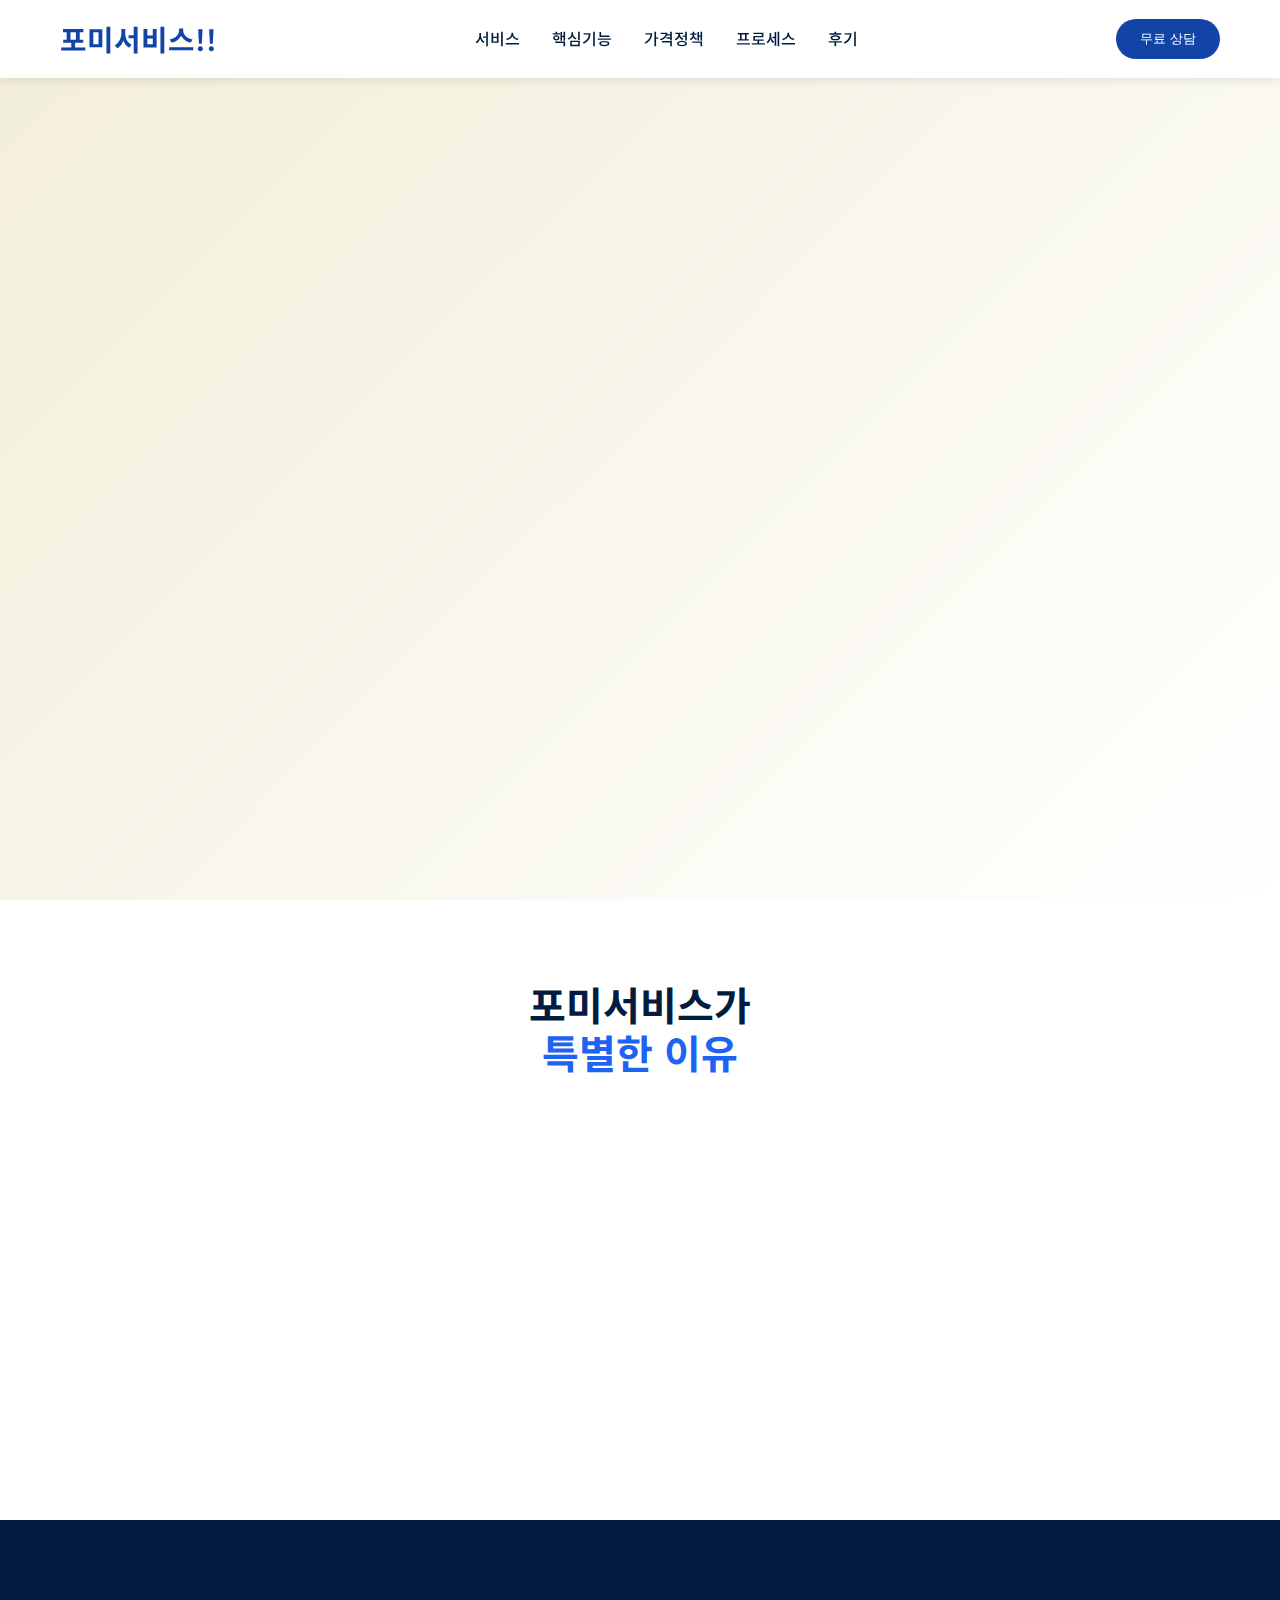
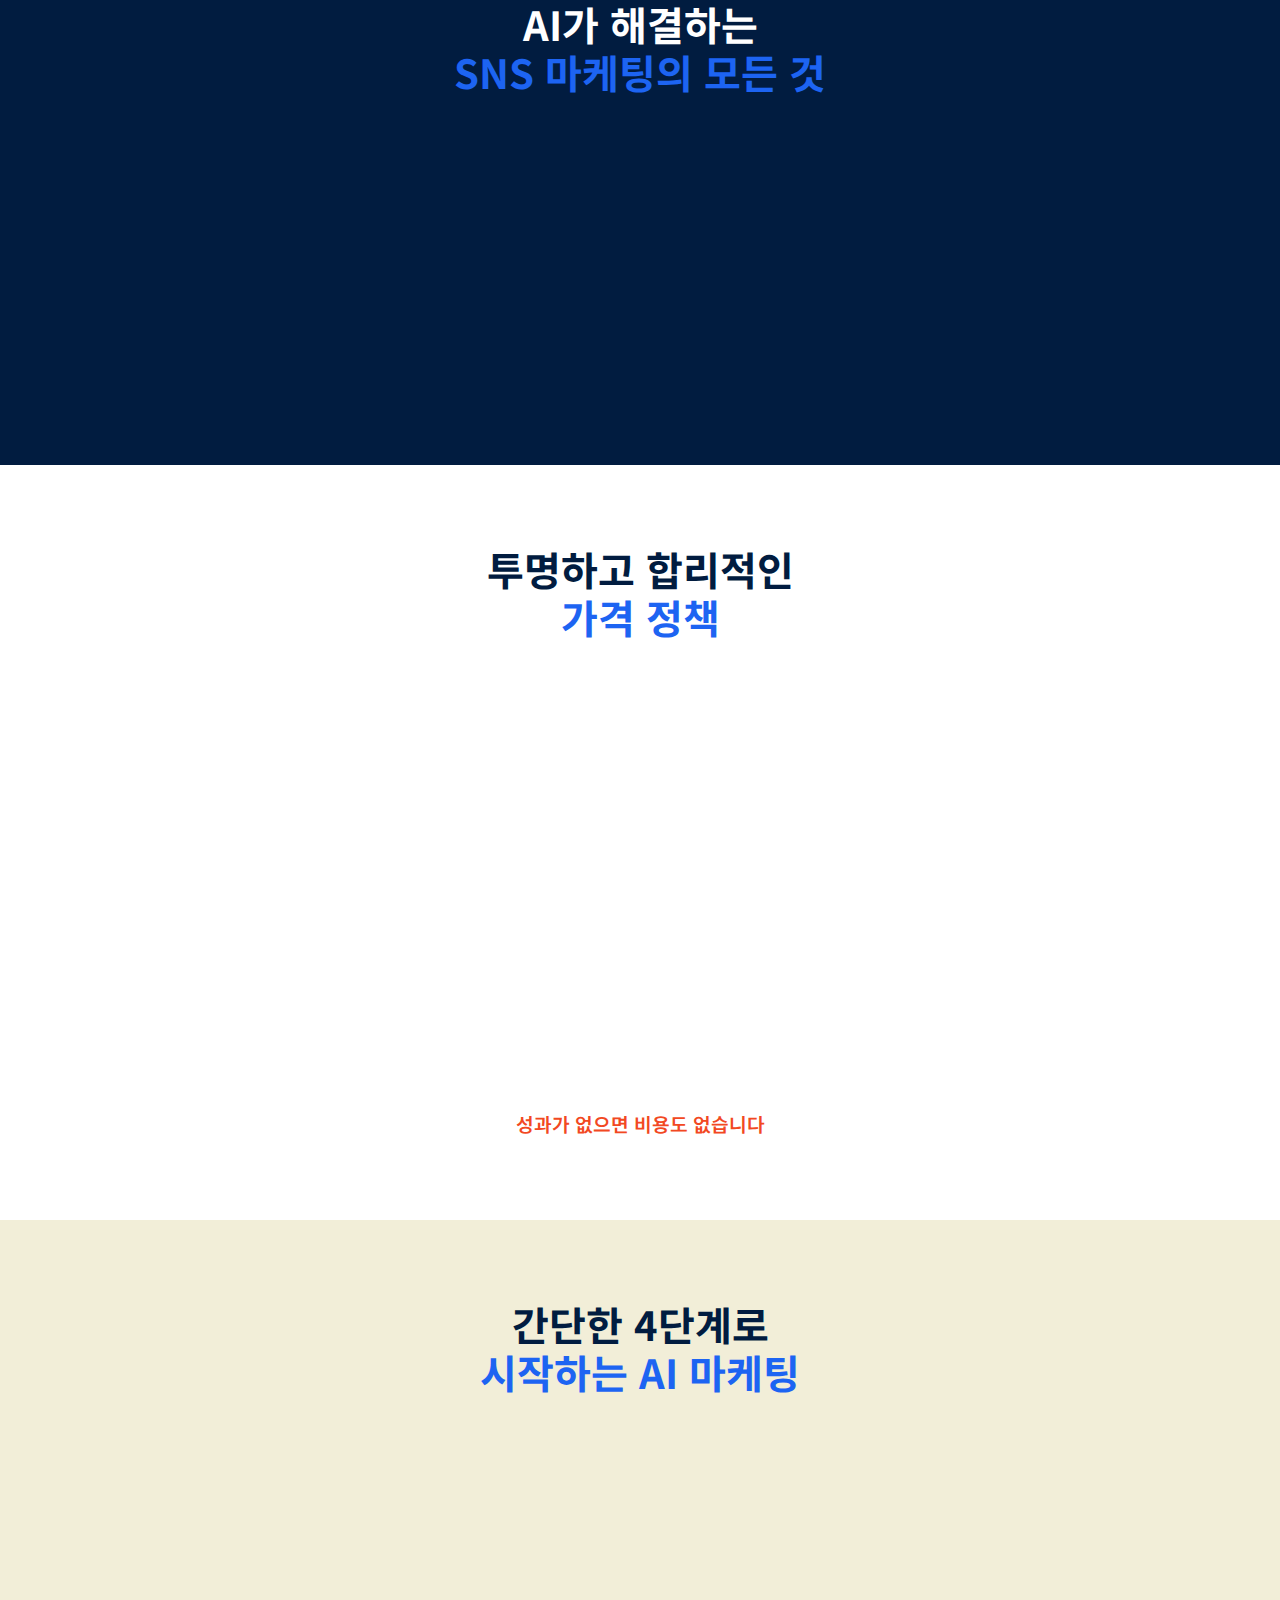
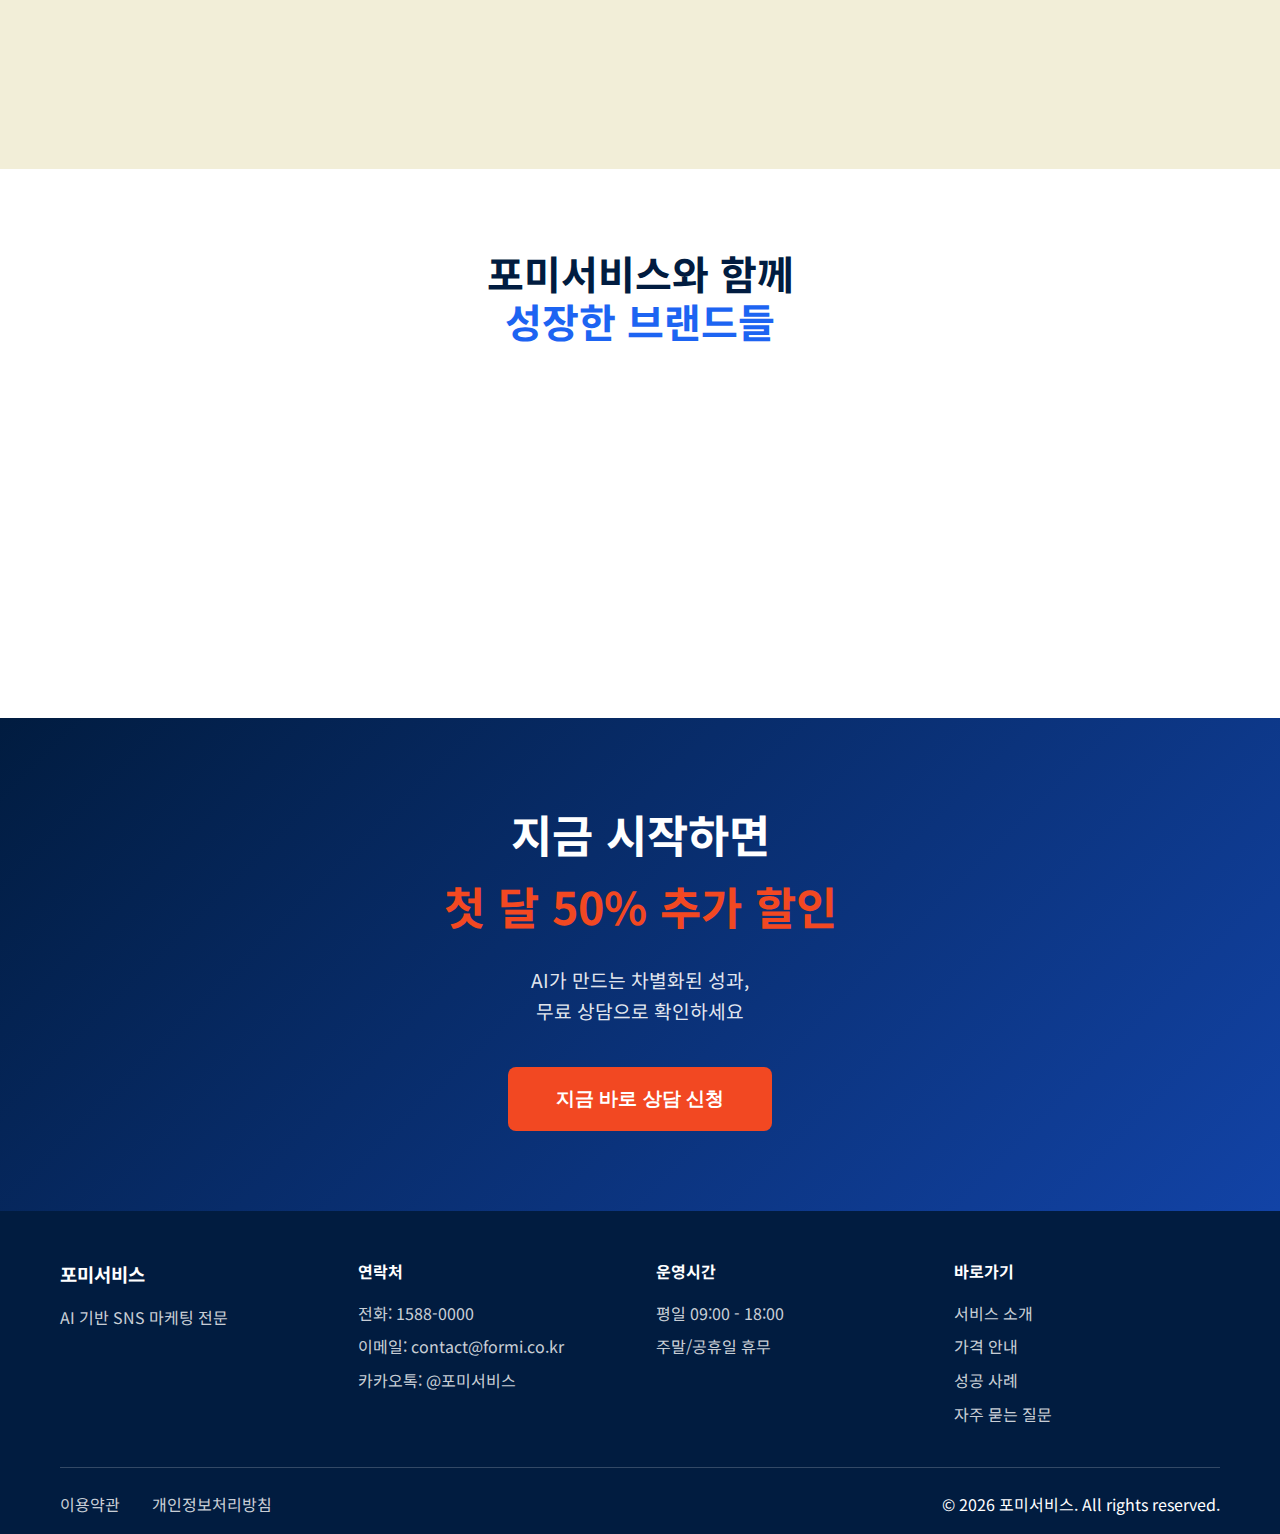
<file: index.html>
<!DOCTYPE html>
<html lang="ko">
<head>
    <meta charset="UTF-8">
    <meta name="viewport" content="width=device-width, initial-scale=1.0">
    <title>포미service- ai가 만드는 SNS 마케팅의 새로운 기준</title>
    <meta name="description" content="기존 대비 50% 비용으로 200% 성과를 경험하세요. AI 기반 SNS 마케팅 전문 서비스">
    <link rel="stylesheet" href="styles.css">
    <link rel="preconnect" href="https://fonts.googleapis.com">
    <link rel="preconnect" href="https://fonts.gstatic.com" crossorigin>
    <link href="https://fonts.googleapis.com/css2?family=Noto+Sans+KR:wght@300;400;500;700;900&display=swap" rel="stylesheet">
</head>
<body>
    <!-- 헤더/네비게이션 -->
    <header class="header">
        <nav class="nav">
            <div class="nav-container">
                <div class="nav-logo">
                    <span class="logo-text">포미서비스!!</span>
                </div>
                <ul class="nav-menu">
                    <li><a href="#service">서비스</a></li>
                    <li><a href="#features">핵심기능</a></li>
                    <li><a href="#pricing">가격정책</a></li>
                    <li><a href="#process">프로세스</a></li>
                    <li><a href="#testimonial">후기</a></li>
                </ul>
                                    <button class="nav-cta-btn" onclick="showContactPopup(event)">무료 상담</button>
                <button class="mobile-menu-toggle">☰</button>
            </div>
        </nav>
    </header>

    <main>
        <!-- 히어로 섹션 -->
        <section id="hero" class="hero">
            <div class="container">
                <div class="hero-content-center">
                    <h1 class="hero-title fade-in">
                        AI가 만드는<br>
                        <span class="highlight">SNS 마케팅의 새로운 기준</span>
                    </h1>
                    <p class="hero-subtitle fade-in-delay">
                        기존 대비 50% 비용으로<br>
                        200% 성과를 경험하세요
                    </p>
                    <div class="hero-cta fade-in-delay-2">
                        <button class="btn btn-primary" onclick="showContactPopup(event)">무료 상담 신청하기</button>
                    </div>
                </div>
            </div>
        </section>

        <!-- 서비스 소개 섹션 -->
        <section id="service" class="service-intro">
            <div class="container">
                <h2 class="section-title">
                    포미서비스가<br>
                    <span class="highlight">특별한 이유</span>
                </h2>
                <div class="service-cards">
                    <div class="service-card">
                        <div class="card-icon">🤖</div>
                        <h3>AI 기술</h3>
                        <p>최신 AI 기술로<br>타겟 고객을 정확히 분석하고<br>최적화된 콘텐츠를 자동 생성합니다</p>
                    </div>
                    <div class="service-card">
                        <div class="card-icon">💰</div>
                        <h3>합리적 가격</h3>
                        <p>착수금 50% 절감<br>성과 기반 비용 지불로<br>부담 없이 시작하세요</p>
                    </div>
                    <div class="service-card">
                        <div class="card-icon">📊</div>
                        <h3>실시간 리포트</h3>
                        <p>24시간 실시간으로<br>마케팅 성과를 확인하고<br>즉각적인 전략 수정이 가능합니다</p>
                    </div>
                </div>
            </div>
        </section>

        <!-- 핵심 기능 섹션 -->
        <section id="features" class="features">
            <div class="container">
                <h2 class="section-title">
                    AI가 해결하는<br>
                    <span class="highlight">SNS 마케팅의 모든 것</span>
                </h2>
                <div class="features-grid">
                    <div class="feature-item">
                        <div class="feature-icon">🎯</div>
                        <h3>스마트 타겟팅</h3>
                        <p>AI가 분석한 고객 데이터로<br>정확한 타겟 설정</p>
                    </div>
                    <div class="feature-item">
                        <div class="feature-icon">✍️</div>
                        <h3>자동 콘텐츠 생성</h3>
                        <p>트렌드 분석 기반<br>맞춤형 콘텐츠 자동 제작</p>
                    </div>
                    <div class="feature-item">
                        <div class="feature-icon">📈</div>
                        <h3>성과 예측 시스템</h3>
                        <p>캠페인 시작 전<br>예상 성과를 미리 확인</p>
                    </div>
                    <div class="feature-item">
                        <div class="feature-icon">⚡</div>
                        <h3>리얼타임 최적화</h3>
                        <p>실시간 데이터 기반<br>자동 전략 조정</p>
                    </div>
                </div>
            </div>
        </section>

        <!-- 가격 정책 섹션 -->
        <section id="pricing" class="pricing">
            <div class="container">
                <h2 class="section-title">
                    투명하고 합리적인<br>
                    <span class="highlight">가격 정책</span>
                </h2>
                <div class="pricing-comparison">
                    <div class="pricing-card existing">
                        <h3>기존 업체</h3>
                        <div class="pricing-item">
                            <span class="label">착수금</span>
                            <span class="value">200만원~</span>
                        </div>
                        <div class="pricing-item">
                            <span class="label">월 관리비</span>
                            <span class="value">100만원~</span>
                        </div>
                        <div class="pricing-item">
                            <span class="label">성과 보장</span>
                            <span class="value">없음</span>
                        </div>
                        <div class="pricing-item">
                            <span class="label">리포트</span>
                            <span class="value">월 1회</span>
                        </div>
                    </div>
                    <div class="pricing-card formi recommended">
                        <div class="recommended-badge">추천</div>
                        <h3>포미서비스</h3>
                        <div class="pricing-item">
                            <span class="label">착수금</span>
                            <span class="value highlight">50만원~</span>
                        </div>
                        <div class="pricing-item">
                            <span class="label">월 관리비</span>
                            <span class="value highlight">성과 기반</span>
                        </div>
                        <div class="pricing-item">
                            <span class="label">성과 보장</span>
                            <span class="value highlight">목표 미달성시 환불</span>
                        </div>
                        <div class="pricing-item">
                            <span class="label">리포트</span>
                            <span class="value highlight">실시간 대시보드</span>
                        </div>
                    </div>
                </div>
                <p class="pricing-guarantee">
                    성과가 없으면 비용도 없습니다
                </p>
            </div>
        </section>

        <!-- 프로세스 섹션 -->
        <section id="process" class="process">
            <div class="container">
                <h2 class="section-title">
                    간단한 4단계로<br>
                    <span class="highlight">시작하는 AI 마케팅</span>
                </h2>
                <div class="process-steps">
                    <div class="process-step">
                        <div class="step-number">1</div>
                        <h3>무료 상담</h3>
                        <p>현재 상황 분석 및<br>맞춤 전략 제안</p>
                    </div>
                    <div class="process-step">
                        <div class="step-number">2</div>
                        <h3>AI 분석</h3>
                        <p>타겟 고객 분석 및<br>최적 채널 선정</p>
                    </div>
                    <div class="process-step">
                        <div class="step-number">3</div>
                        <h3>캠페인 실행</h3>
                        <p>AI 기반 콘텐츠 제작 및<br>자동 운영 시작</p>
                    </div>
                    <div class="process-step">
                        <div class="step-number">4</div>
                        <h3>성과 최적화</h3>
                        <p>실시간 데이터 기반<br>지속적 개선</p>
                    </div>
                </div>
            </div>
        </section>

        <!-- 고객 후기 섹션 -->
        <section id="testimonial" class="testimonials">
            <div class="container">
                <h2 class="section-title">
                    포미서비스와 함께<br>
                    <span class="highlight">성장한 브랜드들</span>
                </h2>
                <div class="testimonial-card">
                    <div class="testimonial-content">
                        <p class="testimonial-text">
                            "착수금 부담이 적어서 시작했는데<br>
                            3개월 만에 매출이 2배 증가했습니다"
                        </p>
                        <div class="testimonial-author">
                            <span class="author-info">패션 쇼핑몰 A사 대표</span>
                        </div>
                    </div>
                </div>
            </div>
        </section>

        <!-- CTA 섹션 -->
        <section id="cta" class="final-cta">
            <div class="container">
                <h2 class="cta-title">
                    지금 시작하면<br>
                    <span class="highlight">첫 달 50% 추가 할인</span>
                </h2>
                <p class="cta-subtitle">
                    AI가 만드는 차별화된 성과,<br>
                    무료 상담으로 확인하세요
                </p>
                                    <button class="btn btn-cta" onclick="showContactPopup(event)">지금 바로 상담 신청</button>
            </div>
        </section>
    </main>

    <!-- Footer -->
    <footer class="footer">
        <div class="container">
            <div class="footer-content">
                <div class="footer-section">
                    <h3>포미서비스</h3>
                    <p>AI 기반 SNS 마케팅 전문</p>
                </div>
                <div class="footer-section">
                    <h4>연락처</h4>
                    <p>전화: 1588-0000</p>
                    <p>이메일: contact@formi.co.kr</p>
                    <p>카카오톡: @포미서비스</p>
                </div>
                <div class="footer-section">
                    <h4>운영시간</h4>
                    <p>평일 09:00 - 18:00</p>
                    <p>주말/공휴일 휴무</p>
                </div>
                <div class="footer-section">
                    <h4>바로가기</h4>
                    <ul>
                        <li><a href="#service">서비스 소개</a></li>
                        <li><a href="#pricing">가격 안내</a></li>
                        <li><a href="#testimonial">성공 사례</a></li>
                        <li><a href="#faq">자주 묻는 질문</a></li>
                    </ul>
                </div>
            </div>
            <div class="footer-bottom">
                <div class="footer-links">
                    <a href="terms.html">이용약관</a>
                    <a href="privacy.html">개인정보처리방침</a>
                </div>
                <p>&copy; 2026 포미서비스. All rights reserved.</p>
            </div>
        </div>
    </footer>

    <script src="script.js"></script>
</body>
</html>
</file>
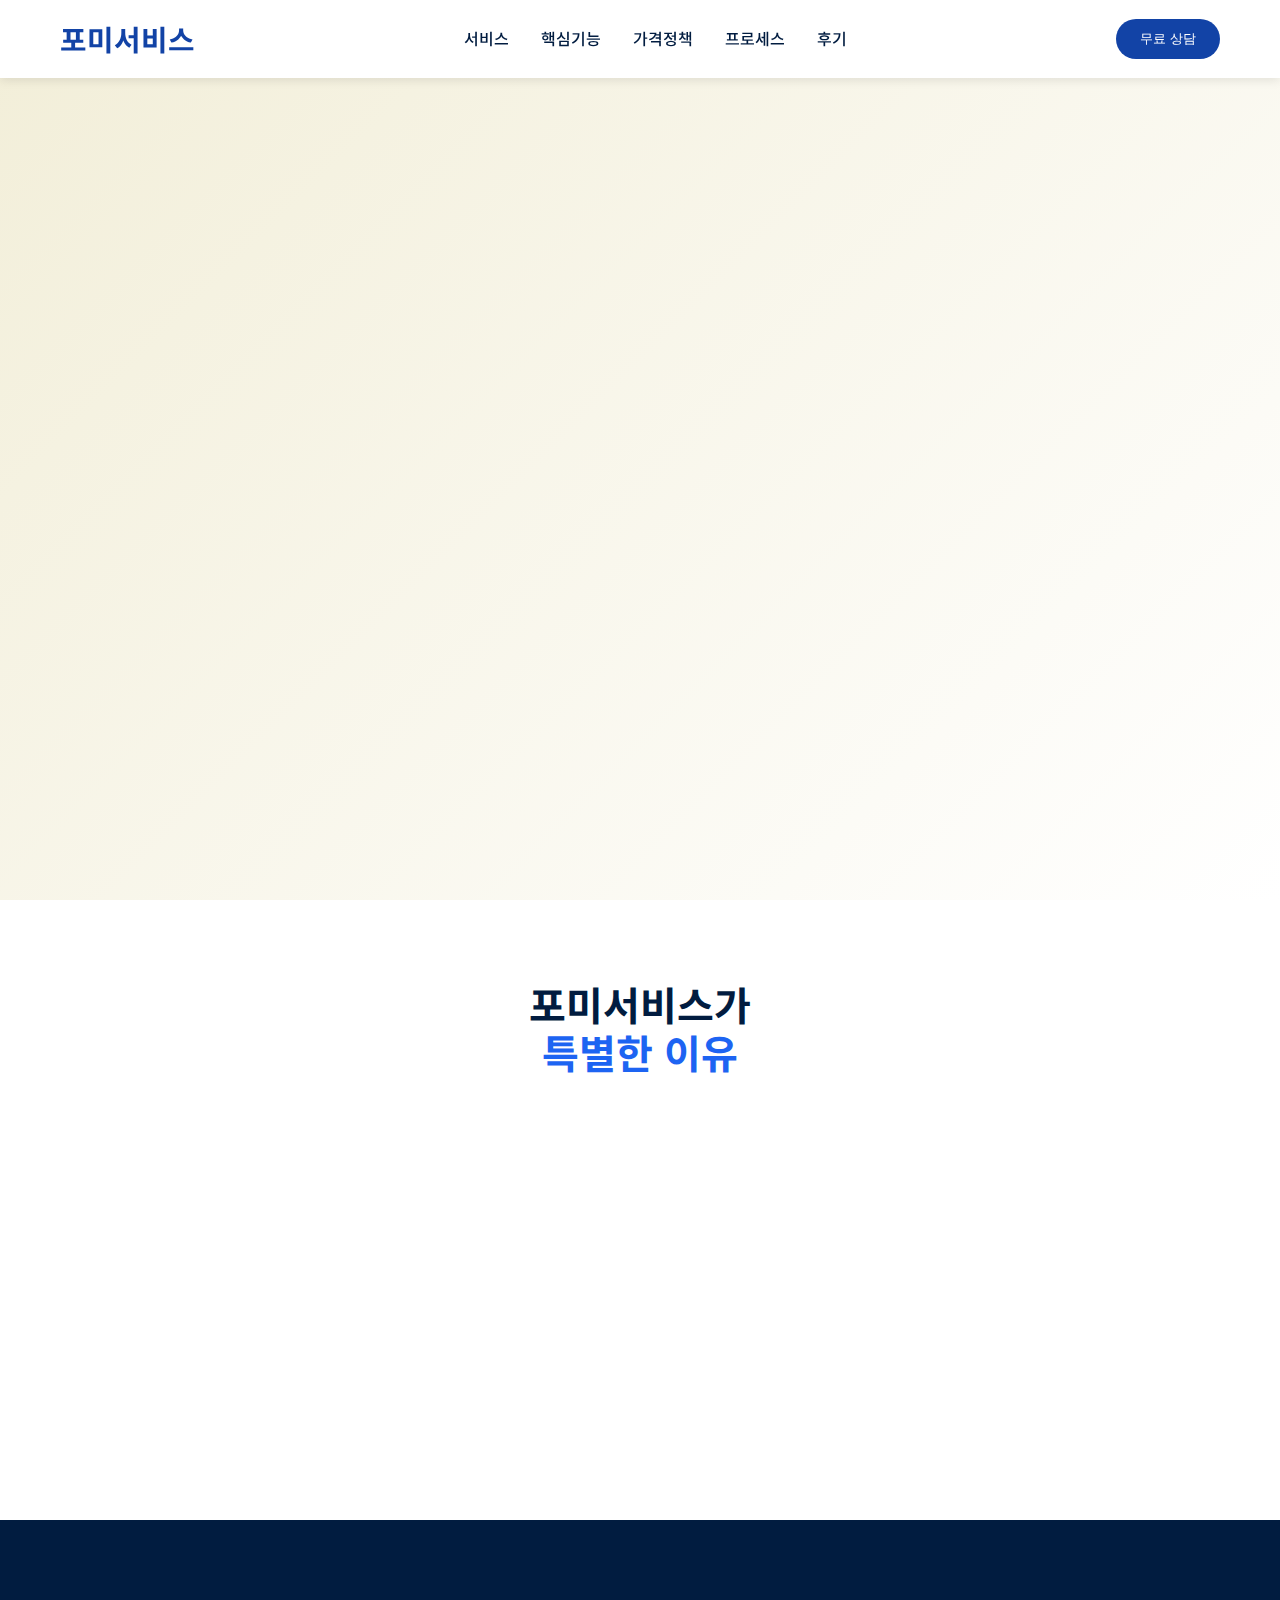
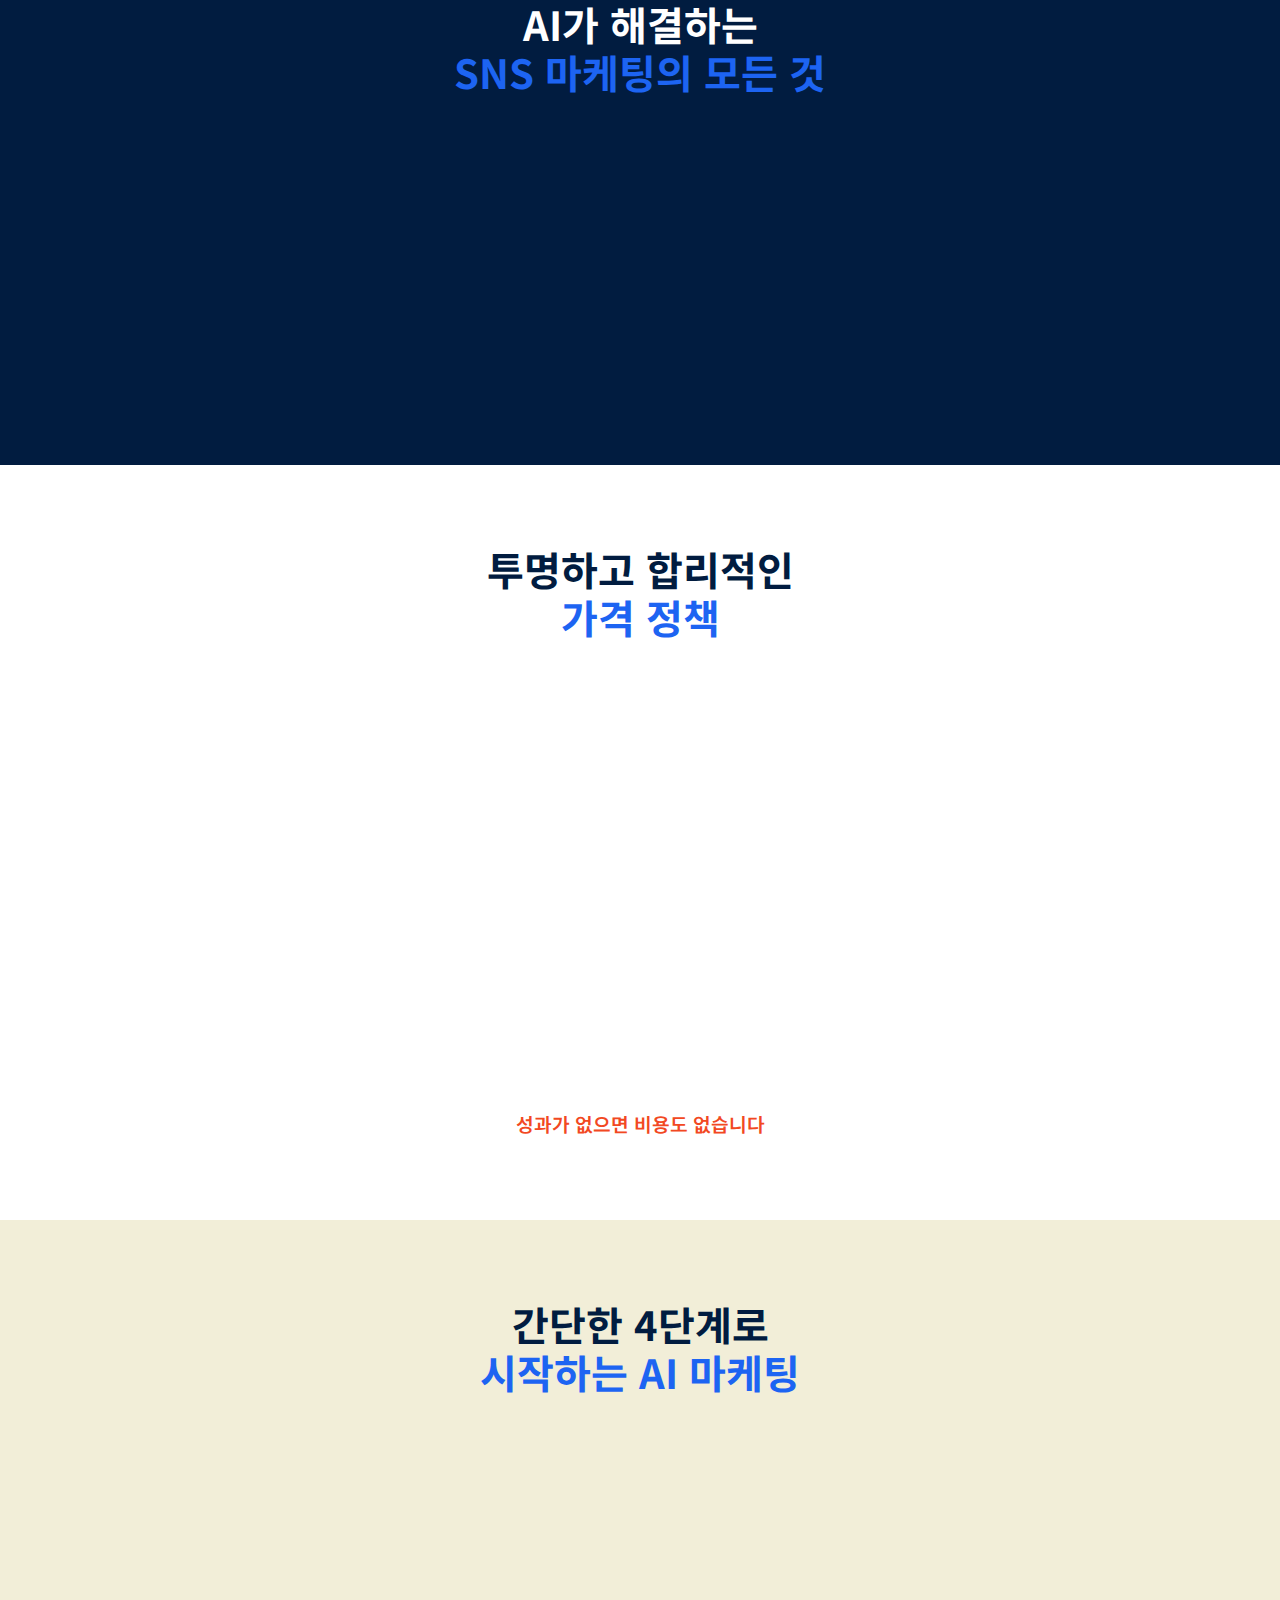
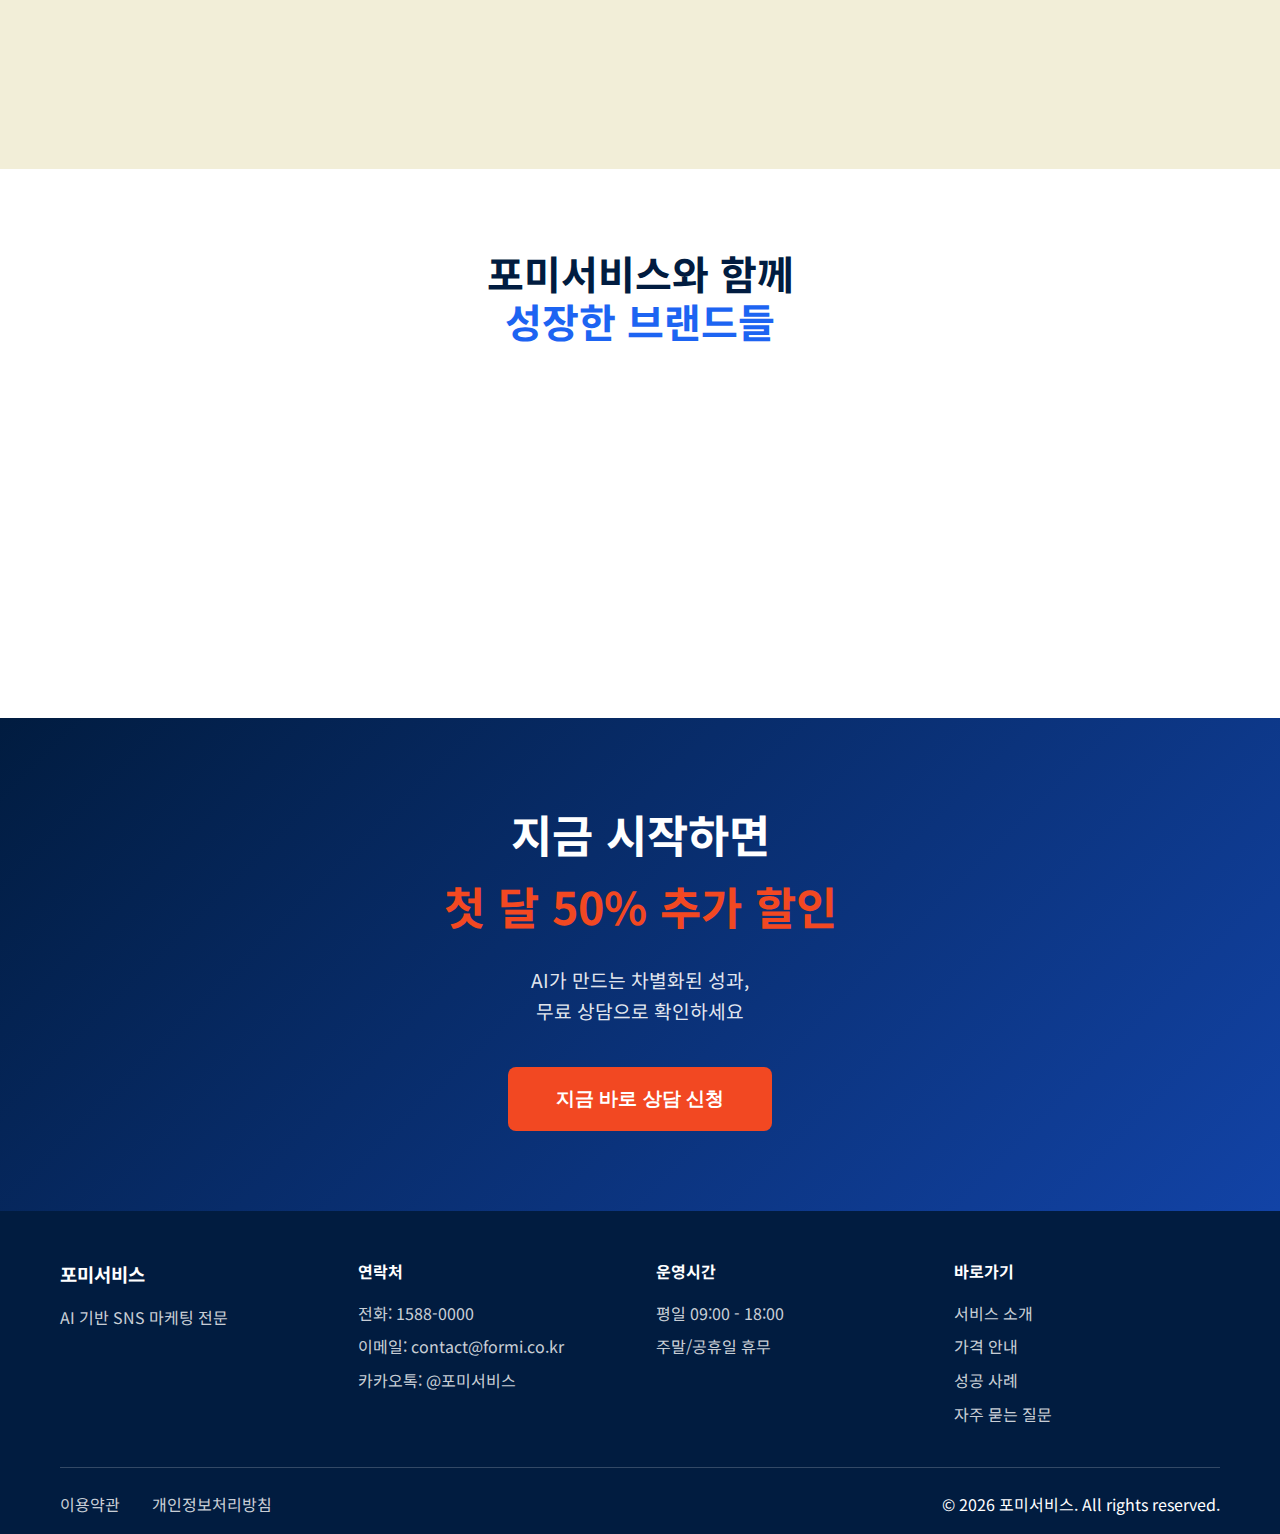
<file: index2parktest.html>
<!DOCTYPE html>
<html lang="ko">
<head>
    <meta charset="UTF-8">
    <meta name="viewport" content="width=device-width, initial-scale=1.0">
    <title>포미서비스 - AI가 만드는 SNS 마케팅의 새로운 기준</title>
    <meta name="description" content="기존 대비 50% 비용으로 200% 성과를 경험하세요. AI 기반 SNS 마케팅 전문 서비스">
    <link rel="stylesheet" href="styles.css">
    <link rel="preconnect" href="https://fonts.googleapis.com">
    <link rel="preconnect" href="https://fonts.gstatic.com" crossorigin>
    <link href="https://fonts.googleapis.com/css2?family=Noto+Sans+KR:wght@300;400;500;700;900&display=swap" rel="stylesheet">
</head>
<body>
    <!-- 헤더/네비게이션 -->
    <header class="header">
        <nav class="nav">
            <div class="nav-container">
                <div class="nav-logo">
                    <span class="logo-text">포미서비스</span>
                </div>
                <ul class="nav-menu">
                    <li><a href="#service">서비스</a></li>
                    <li><a href="#features">핵심기능</a></li>
                    <li><a href="#pricing">가격정책</a></li>
                    <li><a href="#process">프로세스</a></li>
                    <li><a href="#testimonial">후기</a></li>
                </ul>
                                    <button class="nav-cta-btn" onclick="showContactPopup(event)">무료 상담</button>
                <button class="mobile-menu-toggle">☰</button>
            </div>
        </nav>
    </header>

    <main>
        <!-- 히어로 섹션 -->
        <section id="hero" class="hero">
            <div class="container">
                <div class="hero-content-center">
                    <h1 class="hero-title fade-in">
                        AI가 만드는<br>
                        <span class="highlight">SNS 마케팅의 새로운 기준</span>
                    </h1>
                    <p class="hero-subtitle fade-in-delay">
                        기존 대비 50% 비용으로<br>
                        200% 성과를 경험하세요
                    </p>
                    <div class="hero-cta fade-in-delay-2">
                        <button class="btn btn-primary" onclick="showContactPopup(event)">무료 상담 신청하기</button>
                    </div>
                </div>
            </div>
        </section>

        <!-- 서비스 소개 섹션 -->
        <section id="service" class="service-intro">
            <div class="container">
                <h2 class="section-title">
                    포미서비스가<br>
                    <span class="highlight">특별한 이유</span>
                </h2>
                <div class="service-cards">
                    <div class="service-card">
                        <div class="card-icon">🤖</div>
                        <h3>AI 기술</h3>
                        <p>최신 AI 기술로<br>타겟 고객을 정확히 분석하고<br>최적화된 콘텐츠를 자동 생성합니다</p>
                    </div>
                    <div class="service-card">
                        <div class="card-icon">💰</div>
                        <h3>합리적 가격</h3>
                        <p>착수금 50% 절감<br>성과 기반 비용 지불로<br>부담 없이 시작하세요</p>
                    </div>
                    <div class="service-card">
                        <div class="card-icon">📊</div>
                        <h3>실시간 리포트</h3>
                        <p>24시간 실시간으로<br>마케팅 성과를 확인하고<br>즉각적인 전략 수정이 가능합니다</p>
                    </div>
                </div>
            </div>
        </section>

        <!-- 핵심 기능 섹션 -->
        <section id="features" class="features">
            <div class="container">
                <h2 class="section-title">
                    AI가 해결하는<br>
                    <span class="highlight">SNS 마케팅의 모든 것</span>
                </h2>
                <div class="features-grid">
                    <div class="feature-item">
                        <div class="feature-icon">🎯</div>
                        <h3>스마트 타겟팅</h3>
                        <p>AI가 분석한 고객 데이터로<br>정확한 타겟 설정</p>
                    </div>
                    <div class="feature-item">
                        <div class="feature-icon">✍️</div>
                        <h3>자동 콘텐츠 생성</h3>
                        <p>트렌드 분석 기반<br>맞춤형 콘텐츠 자동 제작</p>
                    </div>
                    <div class="feature-item">
                        <div class="feature-icon">📈</div>
                        <h3>성과 예측 시스템</h3>
                        <p>캠페인 시작 전<br>예상 성과를 미리 확인</p>
                    </div>
                    <div class="feature-item">
                        <div class="feature-icon">⚡</div>
                        <h3>리얼타임 최적화</h3>
                        <p>실시간 데이터 기반<br>자동 전략 조정</p>
                    </div>
                </div>
            </div>
        </section>

        <!-- 가격 정책 섹션 -->
        <section id="pricing" class="pricing">
            <div class="container">
                <h2 class="section-title">
                    투명하고 합리적인<br>
                    <span class="highlight">가격 정책</span>
                </h2>
                <div class="pricing-comparison">
                    <div class="pricing-card existing">
                        <h3>기존 업체</h3>
                        <div class="pricing-item">
                            <span class="label">착수금</span>
                            <span class="value">200만원~</span>
                        </div>
                        <div class="pricing-item">
                            <span class="label">월 관리비</span>
                            <span class="value">100만원~</span>
                        </div>
                        <div class="pricing-item">
                            <span class="label">성과 보장</span>
                            <span class="value">없음</span>
                        </div>
                        <div class="pricing-item">
                            <span class="label">리포트</span>
                            <span class="value">월 1회</span>
                        </div>
                    </div>
                    <div class="pricing-card formi recommended">
                        <div class="recommended-badge">추천</div>
                        <h3>포미서비스</h3>
                        <div class="pricing-item">
                            <span class="label">착수금</span>
                            <span class="value highlight">50만원~</span>
                        </div>
                        <div class="pricing-item">
                            <span class="label">월 관리비</span>
                            <span class="value highlight">성과 기반</span>
                        </div>
                        <div class="pricing-item">
                            <span class="label">성과 보장</span>
                            <span class="value highlight">목표 미달성시 환불</span>
                        </div>
                        <div class="pricing-item">
                            <span class="label">리포트</span>
                            <span class="value highlight">실시간 대시보드</span>
                        </div>
                    </div>
                </div>
                <p class="pricing-guarantee">
                    성과가 없으면 비용도 없습니다
                </p>
            </div>
        </section>

        <!-- 프로세스 섹션 -->
        <section id="process" class="process">
            <div class="container">
                <h2 class="section-title">
                    간단한 4단계로<br>
                    <span class="highlight">시작하는 AI 마케팅</span>
                </h2>
                <div class="process-steps">
                    <div class="process-step">
                        <div class="step-number">1</div>
                        <h3>무료 상담</h3>
                        <p>현재 상황 분석 및<br>맞춤 전략 제안</p>
                    </div>
                    <div class="process-step">
                        <div class="step-number">2</div>
                        <h3>AI 분석</h3>
                        <p>타겟 고객 분석 및<br>최적 채널 선정</p>
                    </div>
                    <div class="process-step">
                        <div class="step-number">3</div>
                        <h3>캠페인 실행</h3>
                        <p>AI 기반 콘텐츠 제작 및<br>자동 운영 시작</p>
                    </div>
                    <div class="process-step">
                        <div class="step-number">4</div>
                        <h3>성과 최적화</h3>
                        <p>실시간 데이터 기반<br>지속적 개선</p>
                    </div>
                </div>
            </div>
        </section>

        <!-- 고객 후기 섹션 -->
        <section id="testimonial" class="testimonials">
            <div class="container">
                <h2 class="section-title">
                    포미서비스와 함께<br>
                    <span class="highlight">성장한 브랜드들</span>
                </h2>
                <div class="testimonial-card">
                    <div class="testimonial-content">
                        <p class="testimonial-text">
                            "착수금 부담이 적어서 시작했는데<br>
                            3개월 만에 매출이 2배 증가했습니다"
                        </p>
                        <div class="testimonial-author">
                            <span class="author-info">패션 쇼핑몰 A사 대표</span>
                        </div>
                    </div>
                </div>
            </div>
        </section>

        <!-- CTA 섹션 -->
        <section id="cta" class="final-cta">
            <div class="container">
                <h2 class="cta-title">
                    지금 시작하면<br>
                    <span class="highlight">첫 달 50% 추가 할인</span>
                </h2>
                <p class="cta-subtitle">
                    AI가 만드는 차별화된 성과,<br>
                    무료 상담으로 확인하세요
                </p>
                                    <button class="btn btn-cta" onclick="showContactPopup(event)">지금 바로 상담 신청</button>
            </div>
        </section>
    </main>

    <!-- Footer -->
    <footer class="footer">
        <div class="container">
            <div class="footer-content">
                <div class="footer-section">
                    <h3>포미서비스</h3>
                    <p>AI 기반 SNS 마케팅 전문</p>
                </div>
                <div class="footer-section">
                    <h4>연락처</h4>
                    <p>전화: 1588-0000</p>
                    <p>이메일: contact@formi.co.kr</p>
                    <p>카카오톡: @포미서비스</p>
                </div>
                <div class="footer-section">
                    <h4>운영시간</h4>
                    <p>평일 09:00 - 18:00</p>
                    <p>주말/공휴일 휴무</p>
                </div>
                <div class="footer-section">
                    <h4>바로가기</h4>
                    <ul>
                        <li><a href="#service">서비스 소개</a></li>
                        <li><a href="#pricing">가격 안내</a></li>
                        <li><a href="#testimonial">성공 사례</a></li>
                        <li><a href="#faq">자주 묻는 질문</a></li>
                    </ul>
                </div>
            </div>
            <div class="footer-bottom">
                <div class="footer-links">
                    <a href="terms.html">이용약관</a>
                    <a href="privacy.html">개인정보처리방침</a>
                </div>
                <p>&copy; 2026 포미서비스. All rights reserved.</p>
            </div>
        </div>
    </footer>

    <script src="script.js"></script>
</body>
</html>
</file>
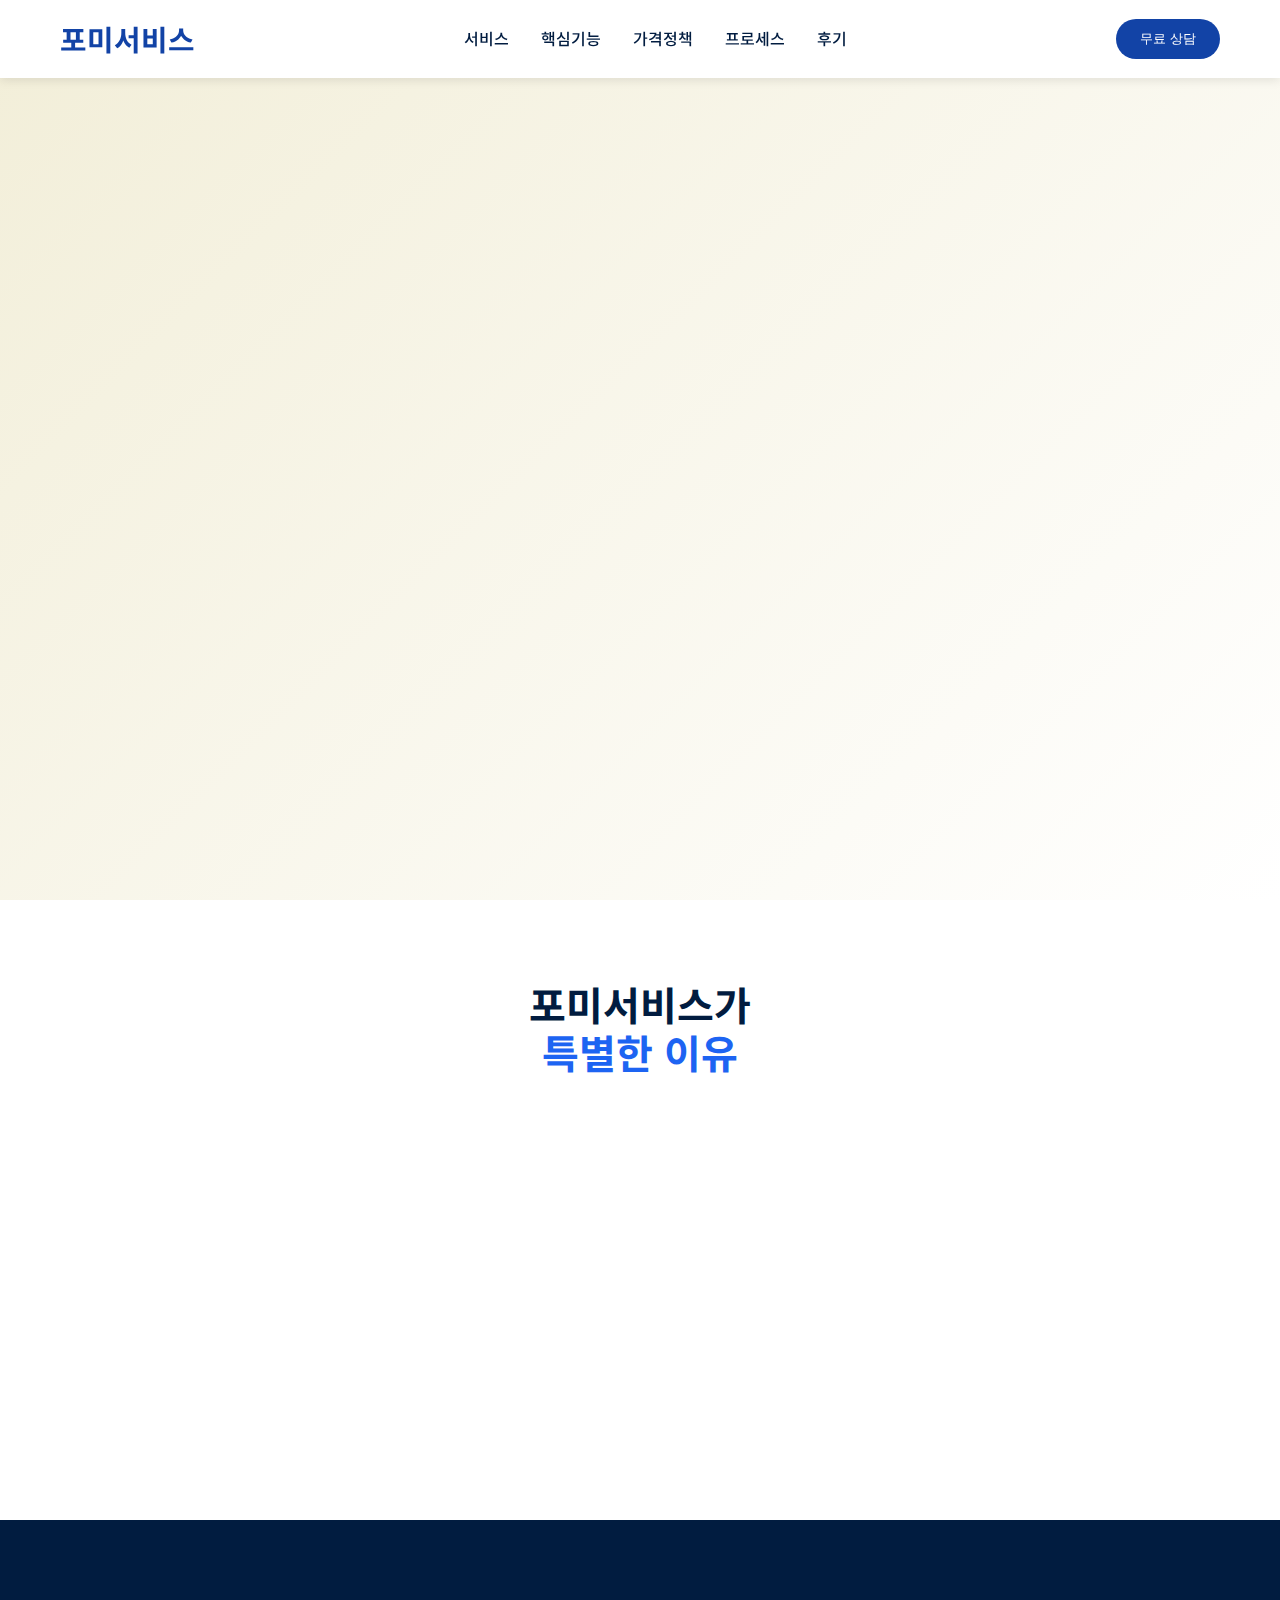
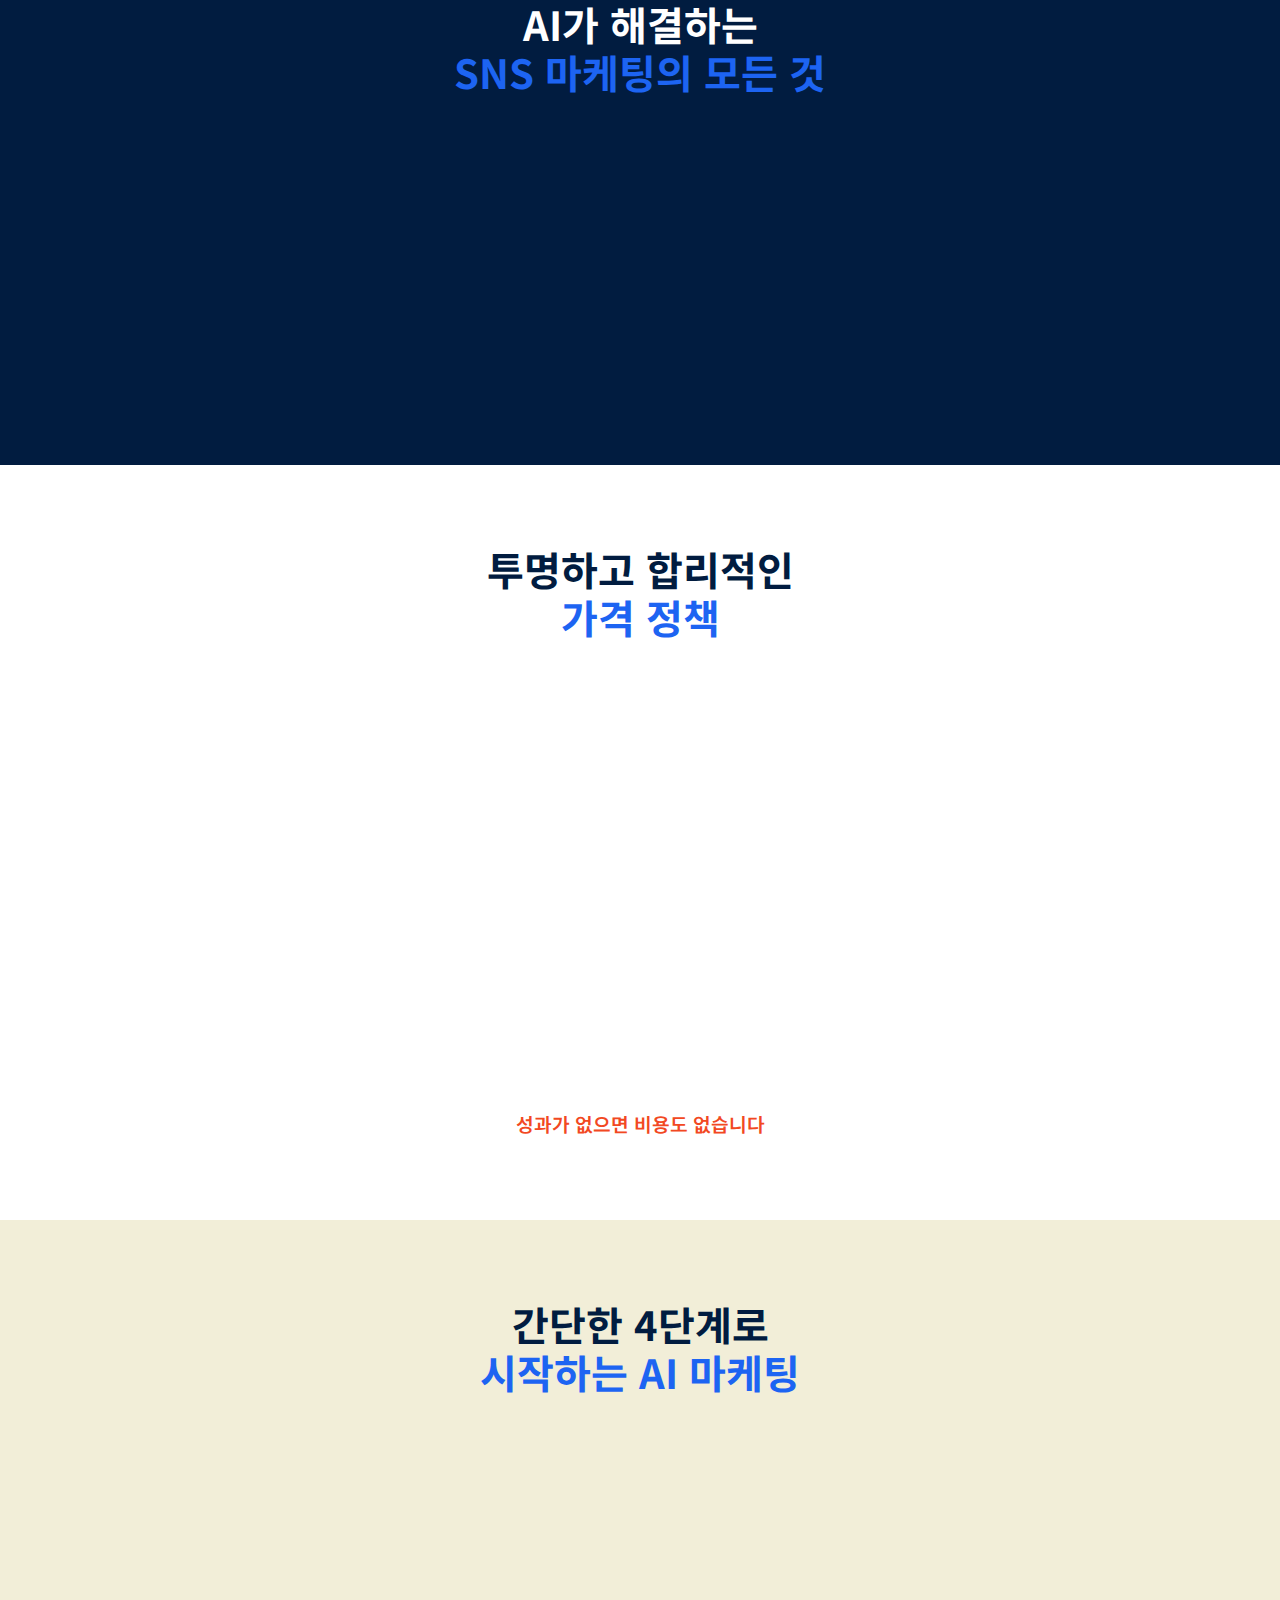
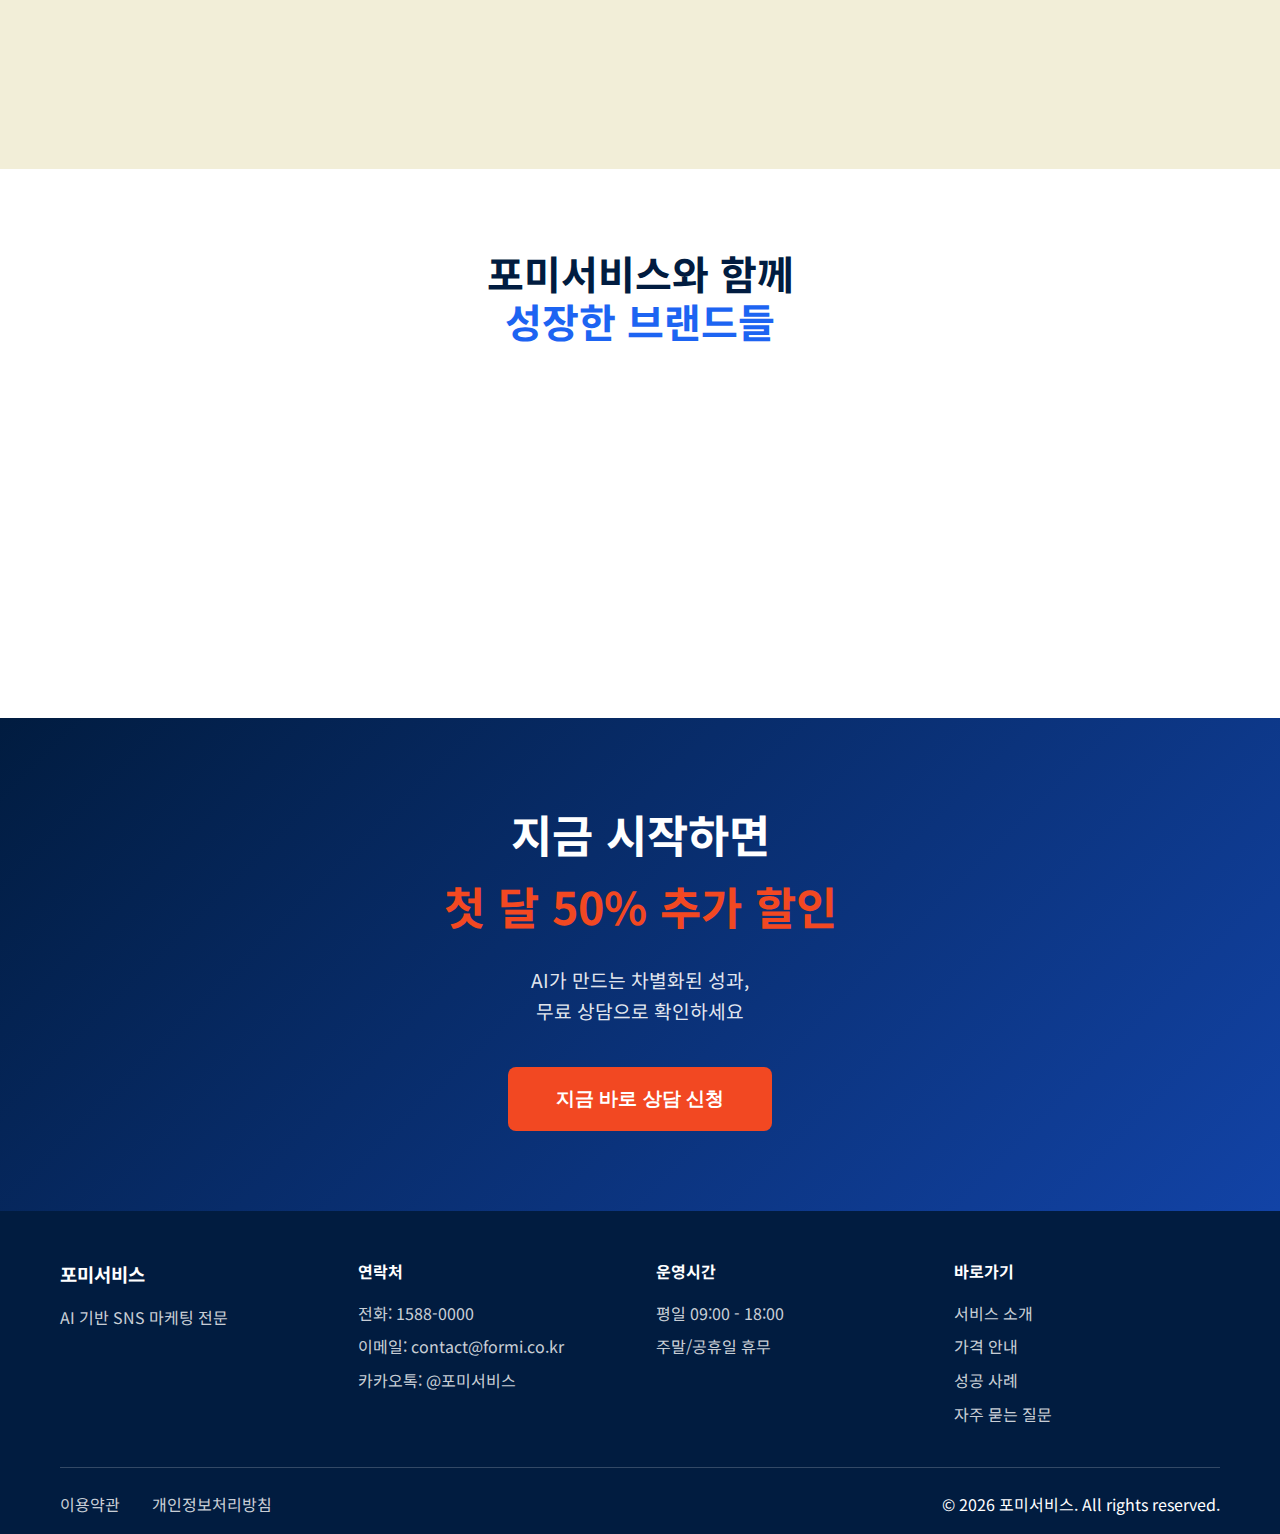
<file: index_temp.html>
<!DOCTYPE html>
<html lang="ko">
<head>
    <meta charset="UTF-8">
    <meta name="viewport" content="width=device-width, initial-scale=1.0">
    <title>포미서비스 - AI가 만드는 SNS 마케팅의 새로운 기준</title>
    <meta name="description" content="기존 대비 50% 비용으로 200% 성과를 경험하세요. AI 기반 SNS 마케팅 전문 서비스">
    <link rel="stylesheet" href="styles.css">
    <link rel="preconnect" href="https://fonts.googleapis.com">
    <link rel="preconnect" href="https://fonts.gstatic.com" crossorigin>
    <link href="https://fonts.googleapis.com/css2?family=Noto+Sans+KR:wght@300;400;500;700;900&display=swap" rel="stylesheet">
</head>
<body>
    <!-- 헤더/네비게이션 -->
    <header class="header">
        <nav class="nav">
            <div class="nav-container">
                <div class="nav-logo">
                    <span class="logo-text">포미서비스</span>
                </div>
                <ul class="nav-menu">
                    <li><a href="#service">서비스</a></li>
                    <li><a href="#features">핵심기능</a></li>
                    <li><a href="#pricing">가격정책</a></li>
                    <li><a href="#process">프로세스</a></li>
                    <li><a href="#testimonial">후기</a></li>
                </ul>
                                    <button class="nav-cta-btn" onclick="showContactPopup(event)">무료 상담</button>
                <button class="mobile-menu-toggle">☰</button>
            </div>
        </nav>
    </header>

    <main>
        <!-- 히어로 섹션 -->
        <section id="hero" class="hero">
            <div class="container">
                <div class="hero-content-center">
                    <h1 class="hero-title fade-in">
                        AI가 만드는<br>
                        <span class="highlight">SNS 마케팅의 새로운 기준</span>
                    </h1>
                    <p class="hero-subtitle fade-in-delay">
                        기존 대비 50% 비용으로<br>
                        200% 성과를 경험하세요
                    </p>
                    <div class="hero-cta fade-in-delay-2">
                        <button class="btn btn-primary" onclick="showContactPopup(event)">무료 상담 신청하기</button>
                    </div>
                </div>
            </div>
        </section>

        <!-- 서비스 소개 섹션 -->
        <section id="service" class="service-intro">
            <div class="container">
                <h2 class="section-title">
                    포미서비스가<br>
                    <span class="highlight">특별한 이유</span>
                </h2>
                <div class="service-cards">
                    <div class="service-card">
                        <div class="card-icon">🤖</div>
                        <h3>AI 기술</h3>
                        <p>최신 AI 기술로<br>타겟 고객을 정확히 분석하고<br>최적화된 콘텐츠를 자동 생성합니다</p>
                    </div>
                    <div class="service-card">
                        <div class="card-icon">💰</div>
                        <h3>합리적 가격</h3>
                        <p>착수금 50% 절감<br>성과 기반 비용 지불로<br>부담 없이 시작하세요</p>
                    </div>
                    <div class="service-card">
                        <div class="card-icon">📊</div>
                        <h3>실시간 리포트</h3>
                        <p>24시간 실시간으로<br>마케팅 성과를 확인하고<br>즉각적인 전략 수정이 가능합니다</p>
                    </div>
                </div>
            </div>
        </section>

        <!-- 핵심 기능 섹션 -->
        <section id="features" class="features">
            <div class="container">
                <h2 class="section-title">
                    AI가 해결하는<br>
                    <span class="highlight">SNS 마케팅의 모든 것</span>
                </h2>
                <div class="features-grid">
                    <div class="feature-item">
                        <div class="feature-icon">🎯</div>
                        <h3>스마트 타겟팅</h3>
                        <p>AI가 분석한 고객 데이터로<br>정확한 타겟 설정</p>
                    </div>
                    <div class="feature-item">
                        <div class="feature-icon">✍️</div>
                        <h3>자동 콘텐츠 생성</h3>
                        <p>트렌드 분석 기반<br>맞춤형 콘텐츠 자동 제작</p>
                    </div>
                    <div class="feature-item">
                        <div class="feature-icon">📈</div>
                        <h3>성과 예측 시스템</h3>
                        <p>캠페인 시작 전<br>예상 성과를 미리 확인</p>
                    </div>
                    <div class="feature-item">
                        <div class="feature-icon">⚡</div>
                        <h3>리얼타임 최적화</h3>
                        <p>실시간 데이터 기반<br>자동 전략 조정</p>
                    </div>
                </div>
            </div>
        </section>

        <!-- 가격 정책 섹션 -->
        <section id="pricing" class="pricing">
            <div class="container">
                <h2 class="section-title">
                    투명하고 합리적인<br>
                    <span class="highlight">가격 정책</span>
                </h2>
                <div class="pricing-comparison">
                    <div class="pricing-card existing">
                        <h3>기존 업체</h3>
                        <div class="pricing-item">
                            <span class="label">착수금</span>
                            <span class="value">200만원~</span>
                        </div>
                        <div class="pricing-item">
                            <span class="label">월 관리비</span>
                            <span class="value">100만원~</span>
                        </div>
                        <div class="pricing-item">
                            <span class="label">성과 보장</span>
                            <span class="value">없음</span>
                        </div>
                        <div class="pricing-item">
                            <span class="label">리포트</span>
                            <span class="value">월 1회</span>
                        </div>
                    </div>
                    <div class="pricing-card formi recommended">
                        <div class="recommended-badge">추천</div>
                        <h3>포미서비스</h3>
                        <div class="pricing-item">
                            <span class="label">착수금</span>
                            <span class="value highlight">100만원~</span>
                        </div>
                        <div class="pricing-item">
                            <span class="label">월 관리비</span>
                            <span class="value highlight">성과 기반</span>
                        </div>
                        <div class="pricing-item">
                            <span class="label">성과 보장</span>
                            <span class="value highlight">목표 미달성시 환불</span>
                        </div>
                        <div class="pricing-item">
                            <span class="label">리포트</span>
                            <span class="value highlight">실시간 대시보드</span>
                        </div>
                    </div>
                </div>
                <p class="pricing-guarantee">
                    성과가 없으면 비용도 없습니다
                </p>
            </div>
        </section>

        <!-- 프로세스 섹션 -->
        <section id="process" class="process">
            <div class="container">
                <h2 class="section-title">
                    간단한 4단계로<br>
                    <span class="highlight">시작하는 AI 마케팅</span>
                </h2>
                <div class="process-steps">
                    <div class="process-step">
                        <div class="step-number">1</div>
                        <h3>무료 상담</h3>
                        <p>현재 상황 분석 및<br>맞춤 전략 제안</p>
                    </div>
                    <div class="process-step">
                        <div class="step-number">2</div>
                        <h3>AI 분석</h3>
                        <p>타겟 고객 분석 및<br>최적 채널 선정</p>
                    </div>
                    <div class="process-step">
                        <div class="step-number">3</div>
                        <h3>캠페인 실행</h3>
                        <p>AI 기반 콘텐츠 제작 및<br>자동 운영 시작</p>
                    </div>
                    <div class="process-step">
                        <div class="step-number">4</div>
                        <h3>성과 최적화</h3>
                        <p>실시간 데이터 기반<br>지속적 개선</p>
                    </div>
                </div>
            </div>
        </section>

        <!-- 고객 후기 섹션 -->
        <section id="testimonial" class="testimonials">
            <div class="container">
                <h2 class="section-title">
                    포미서비스와 함께<br>
                    <span class="highlight">성장한 브랜드들</span>
                </h2>
                <div class="testimonial-card">
                    <div class="testimonial-content">
                        <p class="testimonial-text">
                            "착수금 부담이 적어서 시작했는데<br>
                            3개월 만에 매출이 2배 증가했습니다"
                        </p>
                        <div class="testimonial-author">
                            <span class="author-info">패션 쇼핑몰 A사 대표</span>
                        </div>
                    </div>
                </div>
            </div>
        </section>

        <!-- CTA 섹션 -->
        <section id="cta" class="final-cta">
            <div class="container">
                <h2 class="cta-title">
                    지금 시작하면<br>
                    <span class="highlight">첫 달 50% 추가 할인</span>
                </h2>
                <p class="cta-subtitle">
                    AI가 만드는 차별화된 성과,<br>
                    무료 상담으로 확인하세요
                </p>
                                    <button class="btn btn-cta" onclick="showContactPopup(event)">지금 바로 상담 신청</button>
            </div>
        </section>
    </main>

    <!-- Footer -->
    <footer class="footer">
        <div class="container">
            <div class="footer-content">
                <div class="footer-section">
                    <h3>포미서비스</h3>
                    <p>AI 기반 SNS 마케팅 전문</p>
                </div>
                <div class="footer-section">
                    <h4>연락처</h4>
                    <p>전화: 1588-0000</p>
                    <p>이메일: contact@formi.co.kr</p>
                    <p>카카오톡: @포미서비스</p>
                </div>
                <div class="footer-section">
                    <h4>운영시간</h4>
                    <p>평일 09:00 - 18:00</p>
                    <p>주말/공휴일 휴무</p>
                </div>
                <div class="footer-section">
                    <h4>바로가기</h4>
                    <ul>
                        <li><a href="#service">서비스 소개</a></li>
                        <li><a href="#pricing">가격 안내</a></li>
                        <li><a href="#testimonial">성공 사례</a></li>
                        <li><a href="#faq">자주 묻는 질문</a></li>
                    </ul>
                </div>
            </div>
            <div class="footer-bottom">
                <div class="footer-links">
                    <a href="terms.html">이용약관</a>
                    <a href="privacy.html">개인정보처리방침</a>
                </div>
                <p>&copy; 2026 포미서비스. All rights reserved.</p>
            </div>
        </div>
    </footer>

    <script src="script.js"></script>
</body>
</html>
</file>
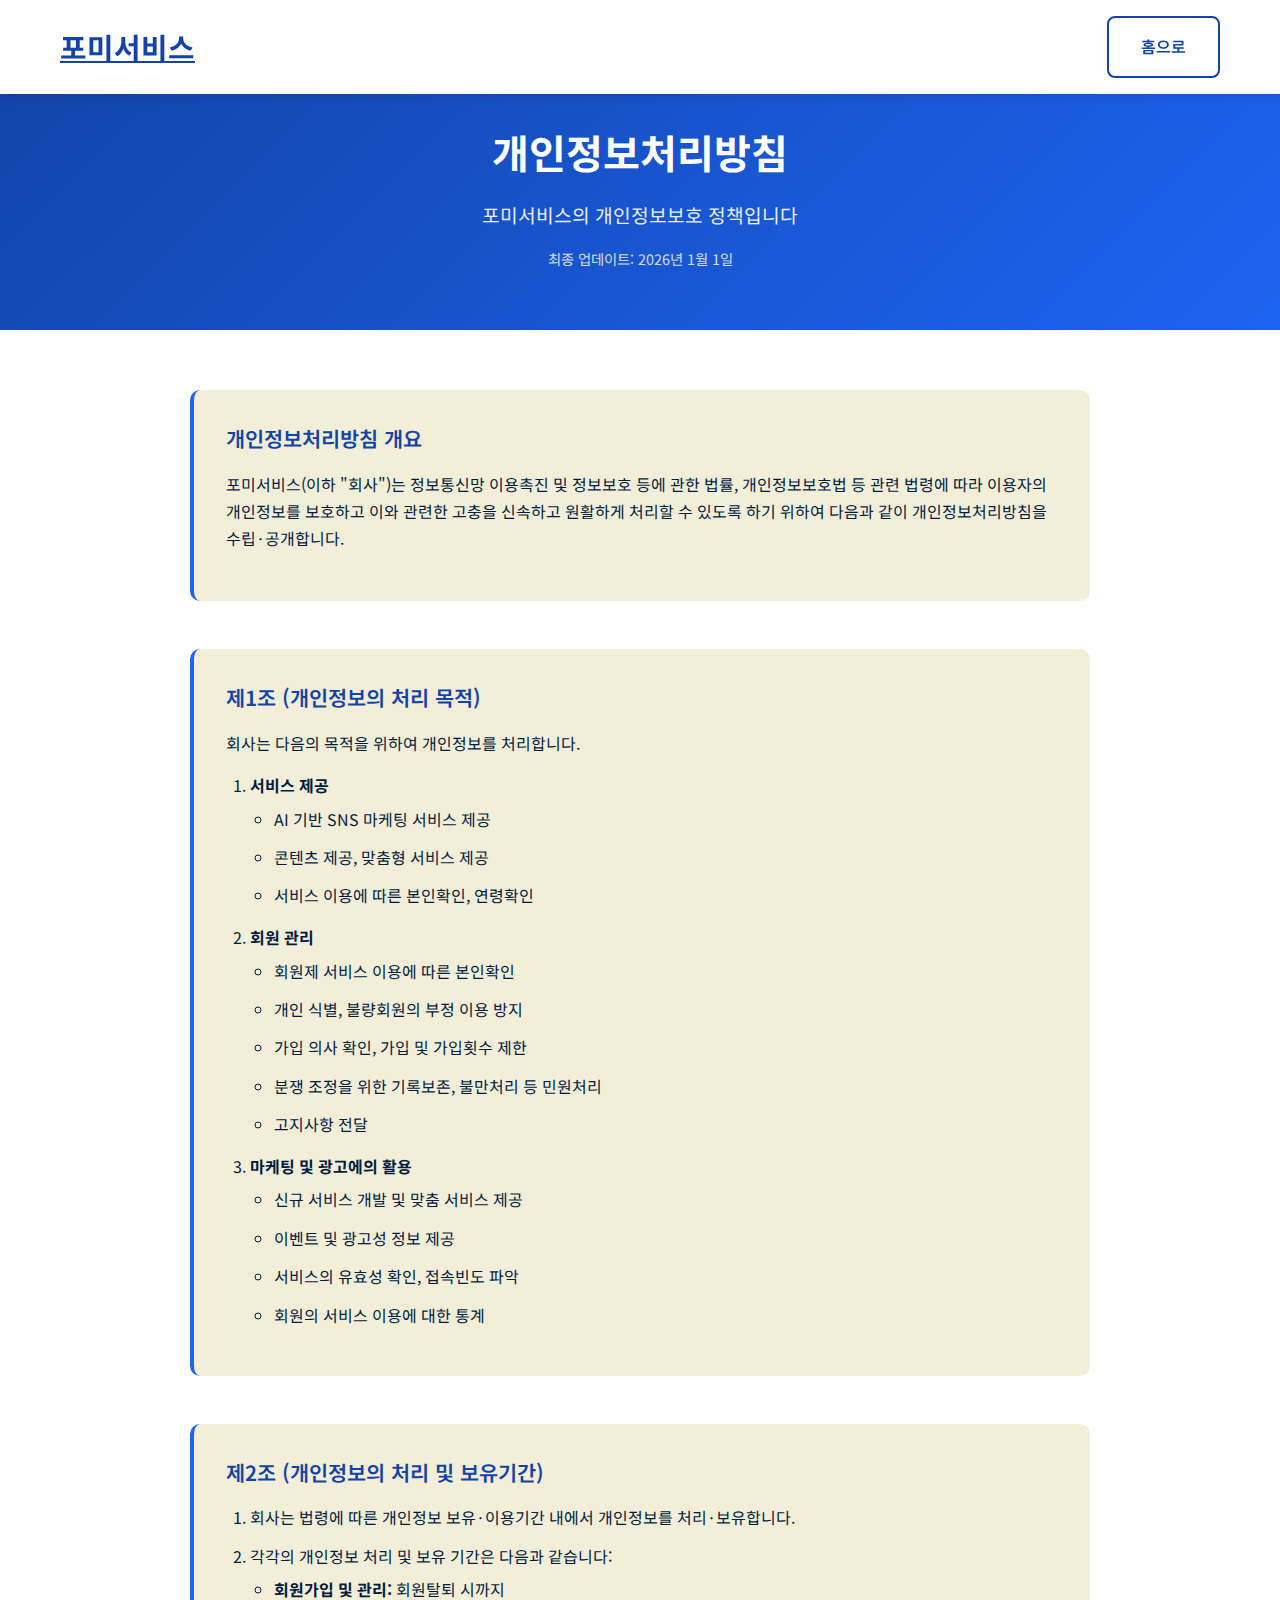
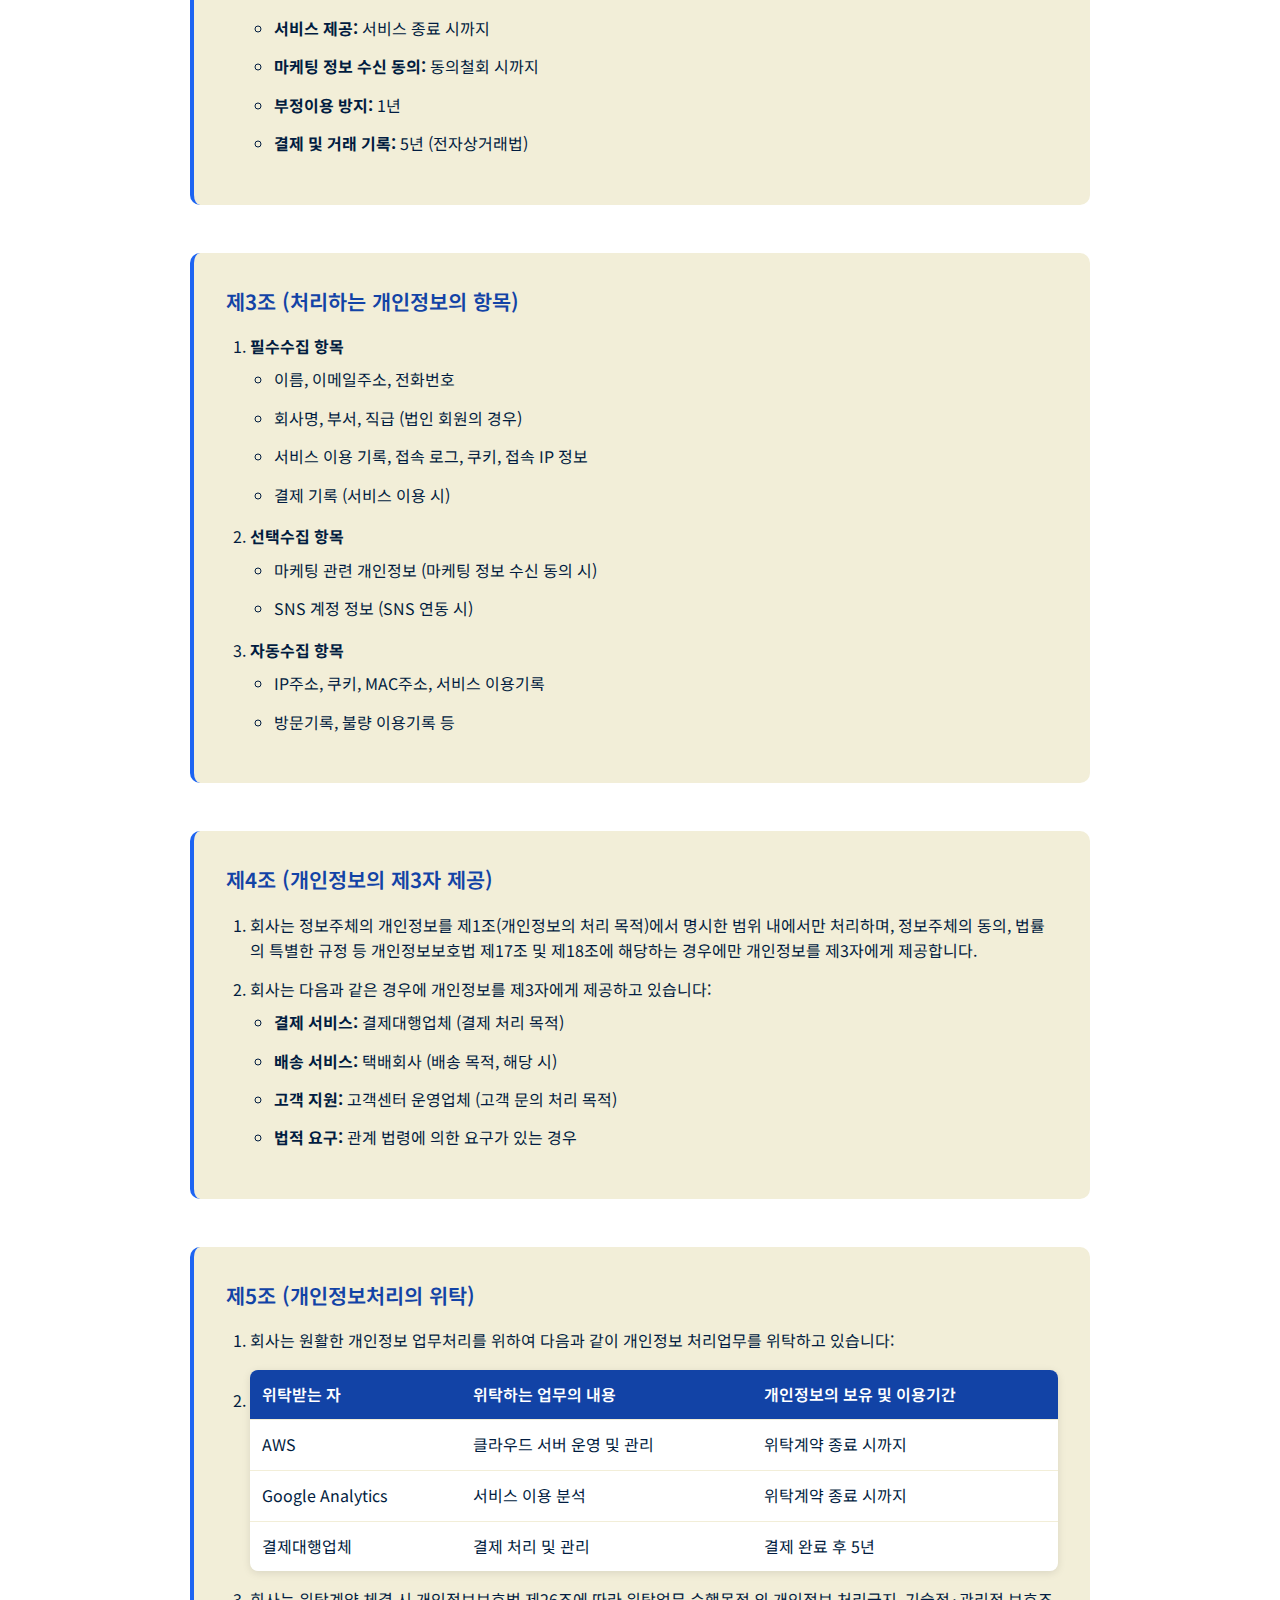
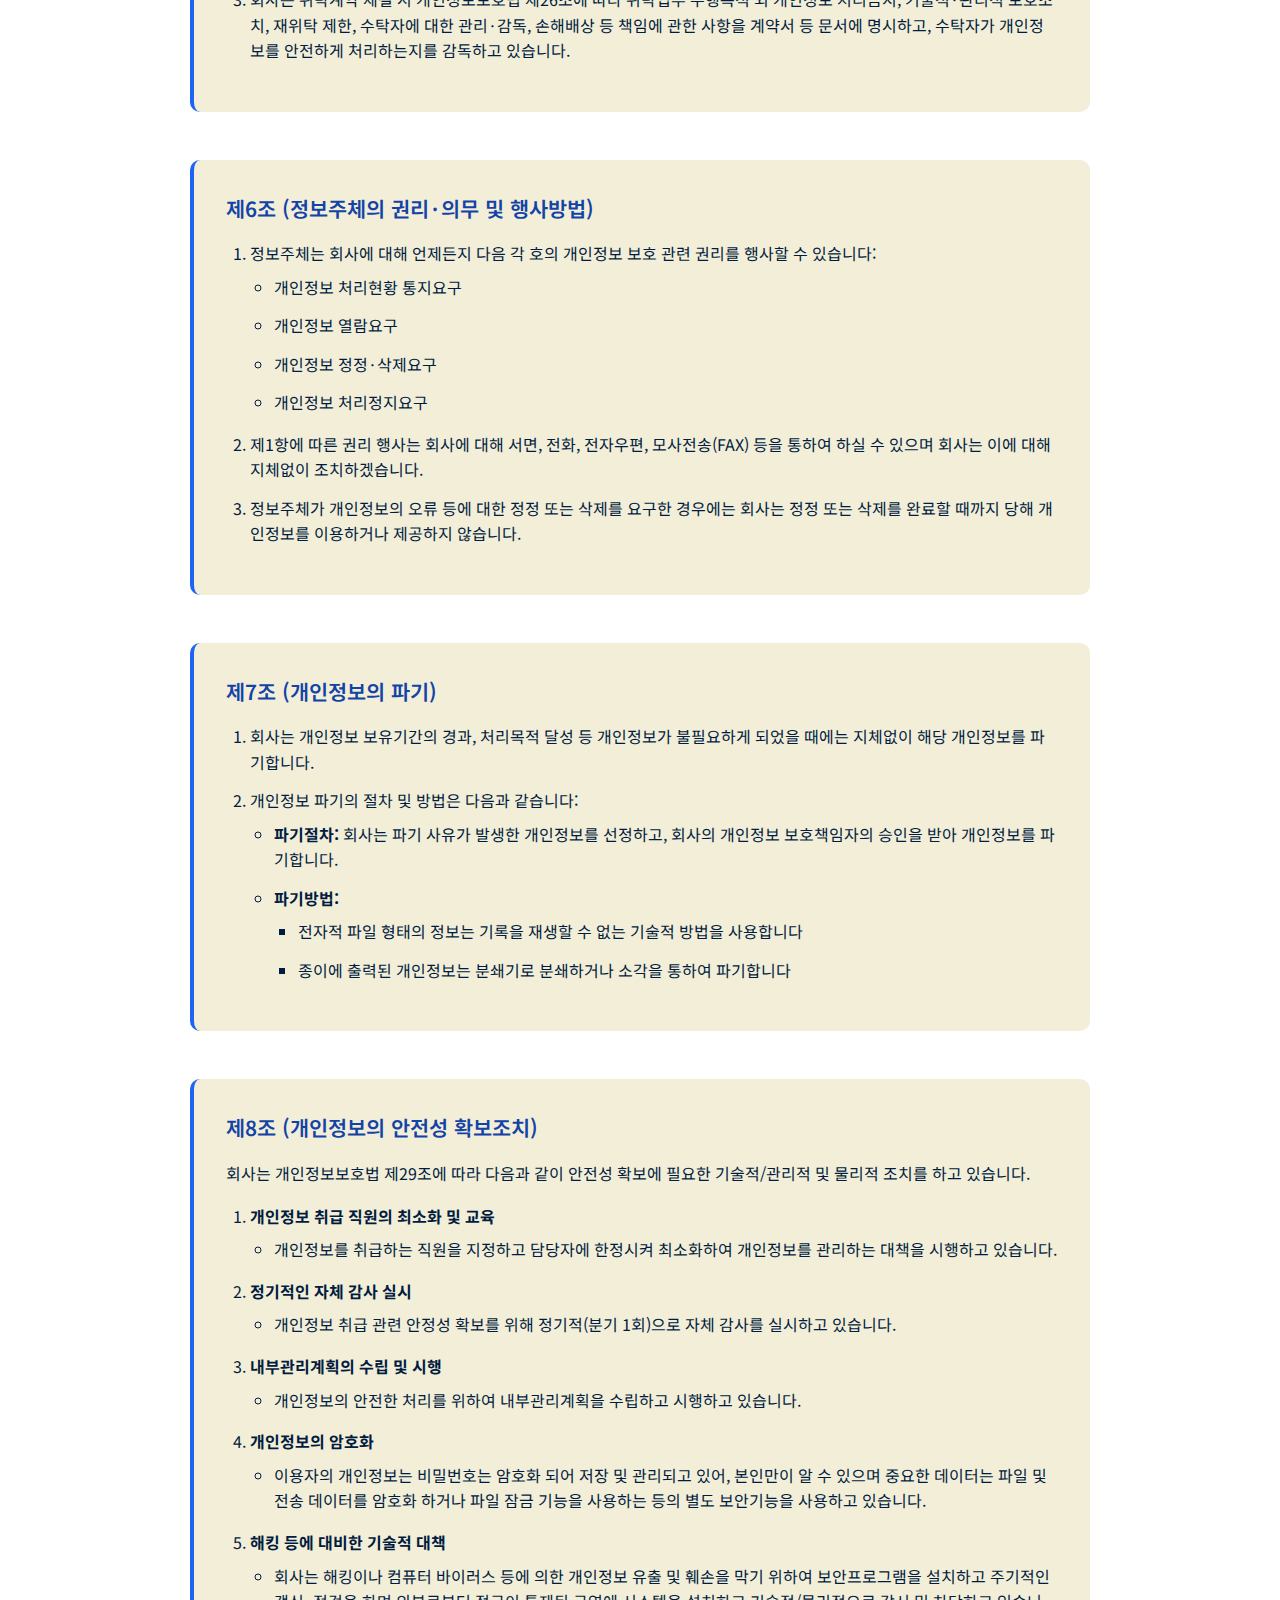
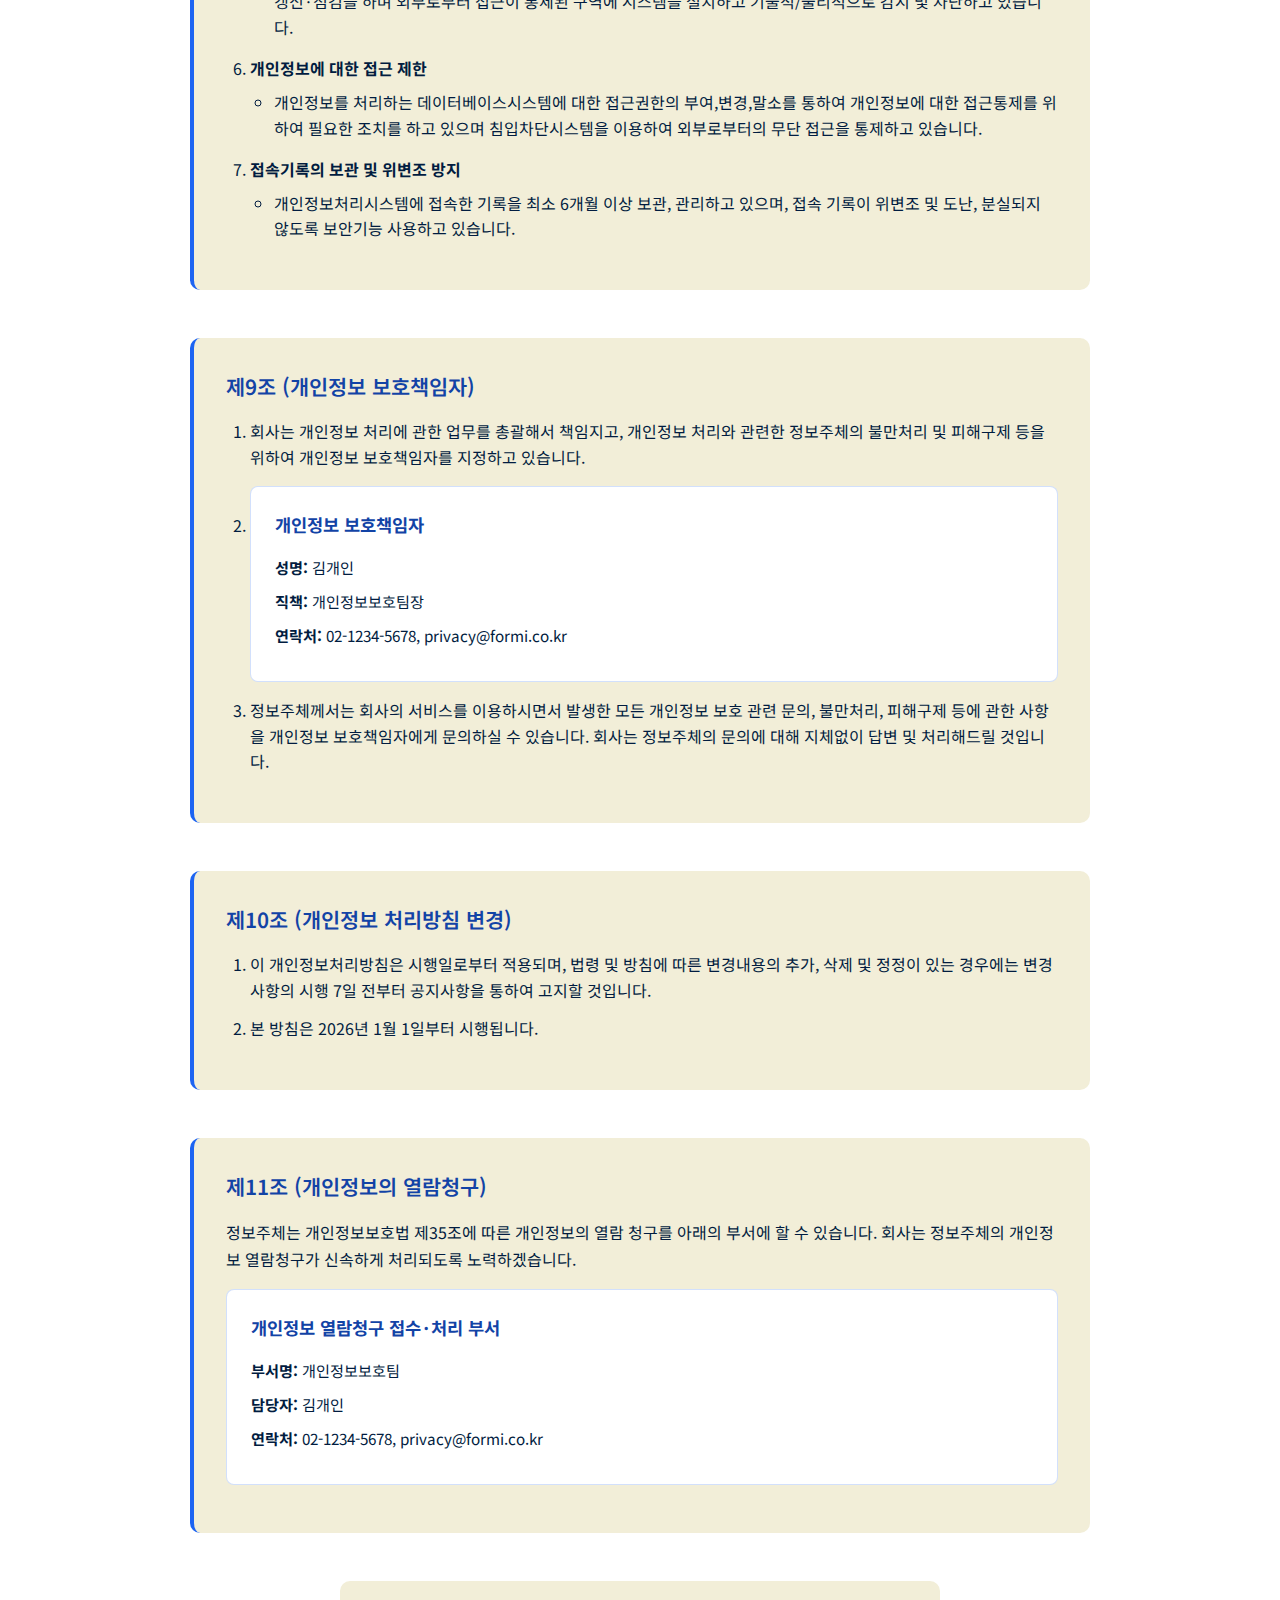
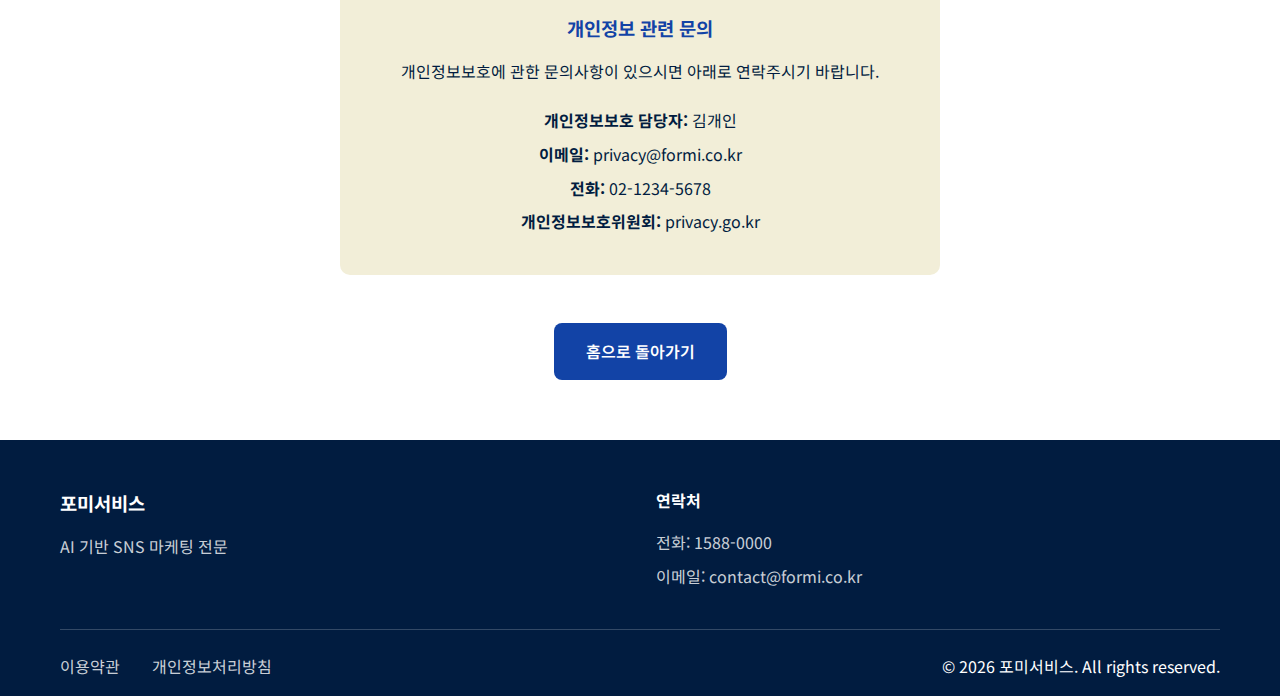
<file: privacy.html>
<!DOCTYPE html>
<html lang="ko">
<head>
    <meta charset="UTF-8">
    <meta name="viewport" content="width=device-width, initial-scale=1.0">
    <title>개인정보처리방침 - 포미서비스</title>
    <meta name="description" content="포미서비스 개인정보처리방침 및 개인정보보호 정책">
    <link rel="stylesheet" href="styles.css">
    <link rel="preconnect" href="https://fonts.googleapis.com">
    <link rel="preconnect" href="https://fonts.gstatic.com" crossorigin>
    <link href="https://fonts.googleapis.com/css2?family=Noto+Sans+KR:wght@300;400;500;700;900&display=swap" rel="stylesheet">
</head>
<body>
    <!-- 헤더 -->
    <header class="header">
        <nav class="nav">
            <div class="nav-container">
                <div class="nav-logo">
                    <a href="index.html" class="logo-text">포미서비스</a>
                </div>
                <div class="nav-actions">
                    <a href="index.html" class="btn btn-outline">홈으로</a>
                </div>
            </div>
        </nav>
    </header>

    <main>
        <!-- 페이지 헤더 -->
        <section class="page-header">
            <div class="container">
                <h1 class="page-title">개인정보처리방침</h1>
                <p class="page-subtitle">포미서비스의 개인정보보호 정책입니다</p>
                <p class="last-updated">최종 업데이트: 2026년 1월 1일</p>
            </div>
        </section>

        <!-- 개인정보처리방침 내용 -->
        <section class="privacy-content">
            <div class="container">
                <div class="privacy-sections">

                    <div class="privacy-section">
                        <h2>개인정보처리방침 개요</h2>
                        <p>포미서비스(이하 "회사")는 정보통신망 이용촉진 및 정보보호 등에 관한 법률, 개인정보보호법 등 관련 법령에 따라 이용자의 개인정보를 보호하고 이와 관련한 고충을 신속하고 원활하게 처리할 수 있도록 하기 위하여 다음과 같이 개인정보처리방침을 수립·공개합니다.</p>
                    </div>

                    <div class="privacy-section">
                        <h2>제1조 (개인정보의 처리 목적)</h2>
                        <p>회사는 다음의 목적을 위하여 개인정보를 처리합니다.</p>
                        
                        <div class="privacy-list">
                            <ol>
                                <li><strong>서비스 제공</strong>
                                    <ul>
                                        <li>AI 기반 SNS 마케팅 서비스 제공</li>
                                        <li>콘텐츠 제공, 맞춤형 서비스 제공</li>
                                        <li>서비스 이용에 따른 본인확인, 연령확인</li>
                                    </ul>
                                </li>
                                <li><strong>회원 관리</strong>
                                    <ul>
                                        <li>회원제 서비스 이용에 따른 본인확인</li>
                                        <li>개인 식별, 불량회원의 부정 이용 방지</li>
                                        <li>가입 의사 확인, 가입 및 가입횟수 제한</li>
                                        <li>분쟁 조정을 위한 기록보존, 불만처리 등 민원처리</li>
                                        <li>고지사항 전달</li>
                                    </ul>
                                </li>
                                <li><strong>마케팅 및 광고에의 활용</strong>
                                    <ul>
                                        <li>신규 서비스 개발 및 맞춤 서비스 제공</li>
                                        <li>이벤트 및 광고성 정보 제공</li>
                                        <li>서비스의 유효성 확인, 접속빈도 파악</li>
                                        <li>회원의 서비스 이용에 대한 통계</li>
                                    </ul>
                                </li>
                            </ol>
                        </div>
                    </div>

                    <div class="privacy-section">
                        <h2>제2조 (개인정보의 처리 및 보유기간)</h2>
                        <div class="privacy-list">
                            <ol>
                                <li>회사는 법령에 따른 개인정보 보유·이용기간 내에서 개인정보를 처리·보유합니다.</li>
                                <li>각각의 개인정보 처리 및 보유 기간은 다음과 같습니다:
                                    <ul>
                                        <li><strong>회원가입 및 관리:</strong> 회원탈퇴 시까지</li>
                                        <li><strong>서비스 제공:</strong> 서비스 종료 시까지</li>
                                        <li><strong>마케팅 정보 수신 동의:</strong> 동의철회 시까지</li>
                                        <li><strong>부정이용 방지:</strong> 1년</li>
                                        <li><strong>결제 및 거래 기록:</strong> 5년 (전자상거래법)</li>
                                    </ul>
                                </li>
                            </ol>
                        </div>
                    </div>

                    <div class="privacy-section">
                        <h2>제3조 (처리하는 개인정보의 항목)</h2>
                        <div class="privacy-list">
                            <ol>
                                <li><strong>필수수집 항목</strong>
                                    <ul>
                                        <li>이름, 이메일주소, 전화번호</li>
                                        <li>회사명, 부서, 직급 (법인 회원의 경우)</li>
                                        <li>서비스 이용 기록, 접속 로그, 쿠키, 접속 IP 정보</li>
                                        <li>결제 기록 (서비스 이용 시)</li>
                                    </ul>
                                </li>
                                <li><strong>선택수집 항목</strong>
                                    <ul>
                                        <li>마케팅 관련 개인정보 (마케팅 정보 수신 동의 시)</li>
                                        <li>SNS 계정 정보 (SNS 연동 시)</li>
                                    </ul>
                                </li>
                                <li><strong>자동수집 항목</strong>
                                    <ul>
                                        <li>IP주소, 쿠키, MAC주소, 서비스 이용기록</li>
                                        <li>방문기록, 불량 이용기록 등</li>
                                    </ul>
                                </li>
                            </ol>
                        </div>
                    </div>

                    <div class="privacy-section">
                        <h2>제4조 (개인정보의 제3자 제공)</h2>
                        <div class="privacy-list">
                            <ol>
                                <li>회사는 정보주체의 개인정보를 제1조(개인정보의 처리 목적)에서 명시한 범위 내에서만 처리하며, 정보주체의 동의, 법률의 특별한 규정 등 개인정보보호법 제17조 및 제18조에 해당하는 경우에만 개인정보를 제3자에게 제공합니다.</li>
                                <li>회사는 다음과 같은 경우에 개인정보를 제3자에게 제공하고 있습니다:
                                    <ul>
                                        <li><strong>결제 서비스:</strong> 결제대행업체 (결제 처리 목적)</li>
                                        <li><strong>배송 서비스:</strong> 택배회사 (배송 목적, 해당 시)</li>
                                        <li><strong>고객 지원:</strong> 고객센터 운영업체 (고객 문의 처리 목적)</li>
                                        <li><strong>법적 요구:</strong> 관계 법령에 의한 요구가 있는 경우</li>
                                    </ul>
                                </li>
                            </ol>
                        </div>
                    </div>

                    <div class="privacy-section">
                        <h2>제5조 (개인정보처리의 위탁)</h2>
                        <div class="privacy-list">
                            <ol>
                                <li>회사는 원활한 개인정보 업무처리를 위하여 다음과 같이 개인정보 처리업무를 위탁하고 있습니다:</li>
                                <li>
                                    <table class="privacy-table">
                                        <thead>
                                            <tr>
                                                <th>위탁받는 자</th>
                                                <th>위탁하는 업무의 내용</th>
                                                <th>개인정보의 보유 및 이용기간</th>
                                            </tr>
                                        </thead>
                                        <tbody>
                                            <tr>
                                                <td>AWS</td>
                                                <td>클라우드 서버 운영 및 관리</td>
                                                <td>위탁계약 종료 시까지</td>
                                            </tr>
                                            <tr>
                                                <td>Google Analytics</td>
                                                <td>서비스 이용 분석</td>
                                                <td>위탁계약 종료 시까지</td>
                                            </tr>
                                            <tr>
                                                <td>결제대행업체</td>
                                                <td>결제 처리 및 관리</td>
                                                <td>결제 완료 후 5년</td>
                                            </tr>
                                        </tbody>
                                    </table>
                                </li>
                                <li>회사는 위탁계약 체결 시 개인정보보호법 제26조에 따라 위탁업무 수행목적 외 개인정보 처리금지, 기술적·관리적 보호조치, 재위탁 제한, 수탁자에 대한 관리·감독, 손해배상 등 책임에 관한 사항을 계약서 등 문서에 명시하고, 수탁자가 개인정보를 안전하게 처리하는지를 감독하고 있습니다.</li>
                            </ol>
                        </div>
                    </div>

                    <div class="privacy-section">
                        <h2>제6조 (정보주체의 권리·의무 및 행사방법)</h2>
                        <div class="privacy-list">
                            <ol>
                                <li>정보주체는 회사에 대해 언제든지 다음 각 호의 개인정보 보호 관련 권리를 행사할 수 있습니다:
                                    <ul>
                                        <li>개인정보 처리현황 통지요구</li>
                                        <li>개인정보 열람요구</li>
                                        <li>개인정보 정정·삭제요구</li>
                                        <li>개인정보 처리정지요구</li>
                                    </ul>
                                </li>
                                <li>제1항에 따른 권리 행사는 회사에 대해 서면, 전화, 전자우편, 모사전송(FAX) 등을 통하여 하실 수 있으며 회사는 이에 대해 지체없이 조치하겠습니다.</li>
                                <li>정보주체가 개인정보의 오류 등에 대한 정정 또는 삭제를 요구한 경우에는 회사는 정정 또는 삭제를 완료할 때까지 당해 개인정보를 이용하거나 제공하지 않습니다.</li>
                            </ol>
                        </div>
                    </div>

                    <div class="privacy-section">
                        <h2>제7조 (개인정보의 파기)</h2>
                        <div class="privacy-list">
                            <ol>
                                <li>회사는 개인정보 보유기간의 경과, 처리목적 달성 등 개인정보가 불필요하게 되었을 때에는 지체없이 해당 개인정보를 파기합니다.</li>
                                <li>개인정보 파기의 절차 및 방법은 다음과 같습니다:
                                    <ul>
                                        <li><strong>파기절차:</strong> 회사는 파기 사유가 발생한 개인정보를 선정하고, 회사의 개인정보 보호책임자의 승인을 받아 개인정보를 파기합니다.</li>
                                        <li><strong>파기방법:</strong> 
                                            <ul>
                                                <li>전자적 파일 형태의 정보는 기록을 재생할 수 없는 기술적 방법을 사용합니다</li>
                                                <li>종이에 출력된 개인정보는 분쇄기로 분쇄하거나 소각을 통하여 파기합니다</li>
                                            </ul>
                                        </li>
                                    </ul>
                                </li>
                            </ol>
                        </div>
                    </div>

                    <div class="privacy-section">
                        <h2>제8조 (개인정보의 안전성 확보조치)</h2>
                        <p>회사는 개인정보보호법 제29조에 따라 다음과 같이 안전성 확보에 필요한 기술적/관리적 및 물리적 조치를 하고 있습니다.</p>
                        <div class="privacy-list">
                            <ol>
                                <li><strong>개인정보 취급 직원의 최소화 및 교육</strong>
                                    <ul>
                                        <li>개인정보를 취급하는 직원을 지정하고 담당자에 한정시켜 최소화하여 개인정보를 관리하는 대책을 시행하고 있습니다.</li>
                                    </ul>
                                </li>
                                <li><strong>정기적인 자체 감사 실시</strong>
                                    <ul>
                                        <li>개인정보 취급 관련 안정성 확보를 위해 정기적(분기 1회)으로 자체 감사를 실시하고 있습니다.</li>
                                    </ul>
                                </li>
                                <li><strong>내부관리계획의 수립 및 시행</strong>
                                    <ul>
                                        <li>개인정보의 안전한 처리를 위하여 내부관리계획을 수립하고 시행하고 있습니다.</li>
                                    </ul>
                                </li>
                                <li><strong>개인정보의 암호화</strong>
                                    <ul>
                                        <li>이용자의 개인정보는 비밀번호는 암호화 되어 저장 및 관리되고 있어, 본인만이 알 수 있으며 중요한 데이터는 파일 및 전송 데이터를 암호화 하거나 파일 잠금 기능을 사용하는 등의 별도 보안기능을 사용하고 있습니다.</li>
                                    </ul>
                                </li>
                                <li><strong>해킹 등에 대비한 기술적 대책</strong>
                                    <ul>
                                        <li>회사는 해킹이나 컴퓨터 바이러스 등에 의한 개인정보 유출 및 훼손을 막기 위하여 보안프로그램을 설치하고 주기적인 갱신·점검을 하며 외부로부터 접근이 통제된 구역에 시스템을 설치하고 기술적/물리적으로 감시 및 차단하고 있습니다.</li>
                                    </ul>
                                </li>
                                <li><strong>개인정보에 대한 접근 제한</strong>
                                    <ul>
                                        <li>개인정보를 처리하는 데이터베이스시스템에 대한 접근권한의 부여,변경,말소를 통하여 개인정보에 대한 접근통제를 위하여 필요한 조치를 하고 있으며 침입차단시스템을 이용하여 외부로부터의 무단 접근을 통제하고 있습니다.</li>
                                    </ul>
                                </li>
                                <li><strong>접속기록의 보관 및 위변조 방지</strong>
                                    <ul>
                                        <li>개인정보처리시스템에 접속한 기록을 최소 6개월 이상 보관, 관리하고 있으며, 접속 기록이 위변조 및 도난, 분실되지 않도록 보안기능 사용하고 있습니다.</li>
                                    </ul>
                                </li>
                            </ol>
                        </div>
                    </div>

                    <div class="privacy-section">
                        <h2>제9조 (개인정보 보호책임자)</h2>
                        <div class="privacy-list">
                            <ol>
                                <li>회사는 개인정보 처리에 관한 업무를 총괄해서 책임지고, 개인정보 처리와 관련한 정보주체의 불만처리 및 피해구제 등을 위하여 개인정보 보호책임자를 지정하고 있습니다.</li>
                                <li>
                                    <div class="contact-box">
                                        <h4>개인정보 보호책임자</h4>
                                        <p><strong>성명:</strong> 김개인</p>
                                        <p><strong>직책:</strong> 개인정보보호팀장</p>
                                        <p><strong>연락처:</strong> 02-1234-5678, privacy@formi.co.kr</p>
                                    </div>
                                </li>
                                <li>정보주체께서는 회사의 서비스를 이용하시면서 발생한 모든 개인정보 보호 관련 문의, 불만처리, 피해구제 등에 관한 사항을 개인정보 보호책임자에게 문의하실 수 있습니다. 회사는 정보주체의 문의에 대해 지체없이 답변 및 처리해드릴 것입니다.</li>
                            </ol>
                        </div>
                    </div>

                    <div class="privacy-section">
                        <h2>제10조 (개인정보 처리방침 변경)</h2>
                        <div class="privacy-list">
                            <ol>
                                <li>이 개인정보처리방침은 시행일로부터 적용되며, 법령 및 방침에 따른 변경내용의 추가, 삭제 및 정정이 있는 경우에는 변경사항의 시행 7일 전부터 공지사항을 통하여 고지할 것입니다.</li>
                                <li>본 방침은 2026년 1월 1일부터 시행됩니다.</li>
                            </ol>
                        </div>
                    </div>

                    <div class="privacy-section">
                        <h2>제11조 (개인정보의 열람청구)</h2>
                        <p>정보주체는 개인정보보호법 제35조에 따른 개인정보의 열람 청구를 아래의 부서에 할 수 있습니다. 회사는 정보주체의 개인정보 열람청구가 신속하게 처리되도록 노력하겠습니다.</p>
                        
                        <div class="contact-box">
                            <h4>개인정보 열람청구 접수·처리 부서</h4>
                            <p><strong>부서명:</strong> 개인정보보호팀</p>
                            <p><strong>담당자:</strong> 김개인</p>
                            <p><strong>연락처:</strong> 02-1234-5678, privacy@formi.co.kr</p>
                        </div>
                    </div>

                </div>

                <!-- 연락처 정보 -->
                <div class="contact-info">
                    <h3>개인정보 관련 문의</h3>
                    <p>개인정보보호에 관한 문의사항이 있으시면 아래로 연락주시기 바랍니다.</p>
                    <div class="contact-details">
                        <p><strong>개인정보보호 담당자:</strong> 김개인</p>
                        <p><strong>이메일:</strong> privacy@formi.co.kr</p>
                        <p><strong>전화:</strong> 02-1234-5678</p>
                        <p><strong>개인정보보호위원회:</strong> privacy.go.kr</p>
                    </div>
                </div>

                <!-- 홈으로 돌아가기 버튼 -->
                <div class="back-to-home">
                    <a href="index.html" class="btn btn-primary">홈으로 돌아가기</a>
                </div>
            </div>
        </section>
    </main>

    <!-- Footer -->
    <footer class="footer">
        <div class="container">
            <div class="footer-content">
                <div class="footer-section">
                    <h3>포미서비스</h3>
                    <p>AI 기반 SNS 마케팅 전문</p>
                </div>
                <div class="footer-section">
                    <h4>연락처</h4>
                    <p>전화: 1588-0000</p>
                    <p>이메일: contact@formi.co.kr</p>
                </div>
            </div>
            <div class="footer-bottom">
                <div class="footer-links">
                    <a href="terms.html">이용약관</a>
                    <a href="privacy.html">개인정보처리방침</a>
                </div>
                <p>&copy; 2026 포미서비스. All rights reserved.</p>
            </div>
        </div>
    </footer>

    <style>
        /* 개인정보처리방침 페이지 전용 스타일 */
        .page-header {
            background: linear-gradient(135deg, var(--primary-dark) 0%, var(--primary) 100%);
            color: var(--white);
            padding: 120px 0 60px;
            text-align: center;
        }

        .page-title {
            font-size: 2.5rem;
            font-weight: 700;
            margin-bottom: 1rem;
        }

        .page-subtitle {
            font-size: 1.2rem;
            margin-bottom: 1rem;
            opacity: 0.9;
        }

        .last-updated {
            font-size: 0.9rem;
            opacity: 0.8;
        }

        .privacy-content {
            padding: 60px 0;
            background-color: var(--white);
        }

        .privacy-sections {
            max-width: 900px;
            margin: 0 auto;
        }

        .privacy-section {
            margin-bottom: 3rem;
            padding: 2rem;
            background-color: var(--light);
            border-radius: 10px;
            border-left: 4px solid var(--primary);
        }

        .privacy-section h2 {
            color: var(--primary-dark);
            font-size: 1.3rem;
            font-weight: 600;
            margin-bottom: 1rem;
        }

        .privacy-section p {
            line-height: 1.7;
            color: var(--dark);
            margin-bottom: 1rem;
        }

        .privacy-list ol,
        .privacy-list ul {
            padding-left: 1.5rem;
            margin-bottom: 1rem;
        }

        .privacy-list li {
            margin-bottom: 0.8rem;
            line-height: 1.6;
            color: var(--dark);
        }

        .privacy-list ul {
            margin-top: 0.5rem;
        }

        .privacy-table {
            width: 100%;
            border-collapse: collapse;
            margin: 1rem 0;
            background-color: var(--white);
            border-radius: 8px;
            overflow: hidden;
            box-shadow: 0 2px 8px var(--shadow);
        }

        .privacy-table th,
        .privacy-table td {
            padding: 12px;
            text-align: left;
            border-bottom: 1px solid var(--light);
        }

        .privacy-table th {
            background-color: var(--primary-dark);
            color: var(--white);
            font-weight: 600;
        }

        .privacy-table tr:last-child td {
            border-bottom: none;
        }

        .contact-box {
            background-color: var(--white);
            padding: 1.5rem;
            border-radius: 8px;
            border: 1px solid rgba(29, 100, 242, 0.2);
            margin: 1rem 0;
        }

        .contact-box h4 {
            color: var(--primary-dark);
            margin-bottom: 1rem;
            font-size: 1.1rem;
        }

        .contact-box p {
            margin-bottom: 0.5rem;
            font-size: 0.95rem;
        }

        .contact-info {
            background-color: var(--light);
            padding: 2rem;
            border-radius: 10px;
            margin: 3rem auto;
            max-width: 600px;
            text-align: center;
        }

        .contact-info h3 {
            color: var(--primary-dark);
            margin-bottom: 1rem;
        }

        .contact-details {
            margin-top: 1.5rem;
        }

        .contact-details p {
            margin-bottom: 0.5rem;
        }

        .back-to-home {
            text-align: center;
            margin-top: 3rem;
        }

        .nav-actions a {
            color: var(--primary-dark);
            text-decoration: none;
        }

        @media (max-width: 768px) {
            .page-header {
                padding: 100px 0 40px;
            }

            .page-title {
                font-size: 2rem;
            }

            .privacy-section {
                padding: 1.5rem;
                margin-bottom: 2rem;
            }

            .contact-info {
                padding: 1.5rem;
            }

            .privacy-table {
                font-size: 0.9rem;
            }

            .privacy-table th,
            .privacy-table td {
                padding: 8px;
            }
        }

        @media (max-width: 480px) {
            .privacy-table {
                font-size: 0.8rem;
            }

            .privacy-table th,
            .privacy-table td {
                padding: 6px;
            }
        }
    </style>
</body>
</html>
</file>
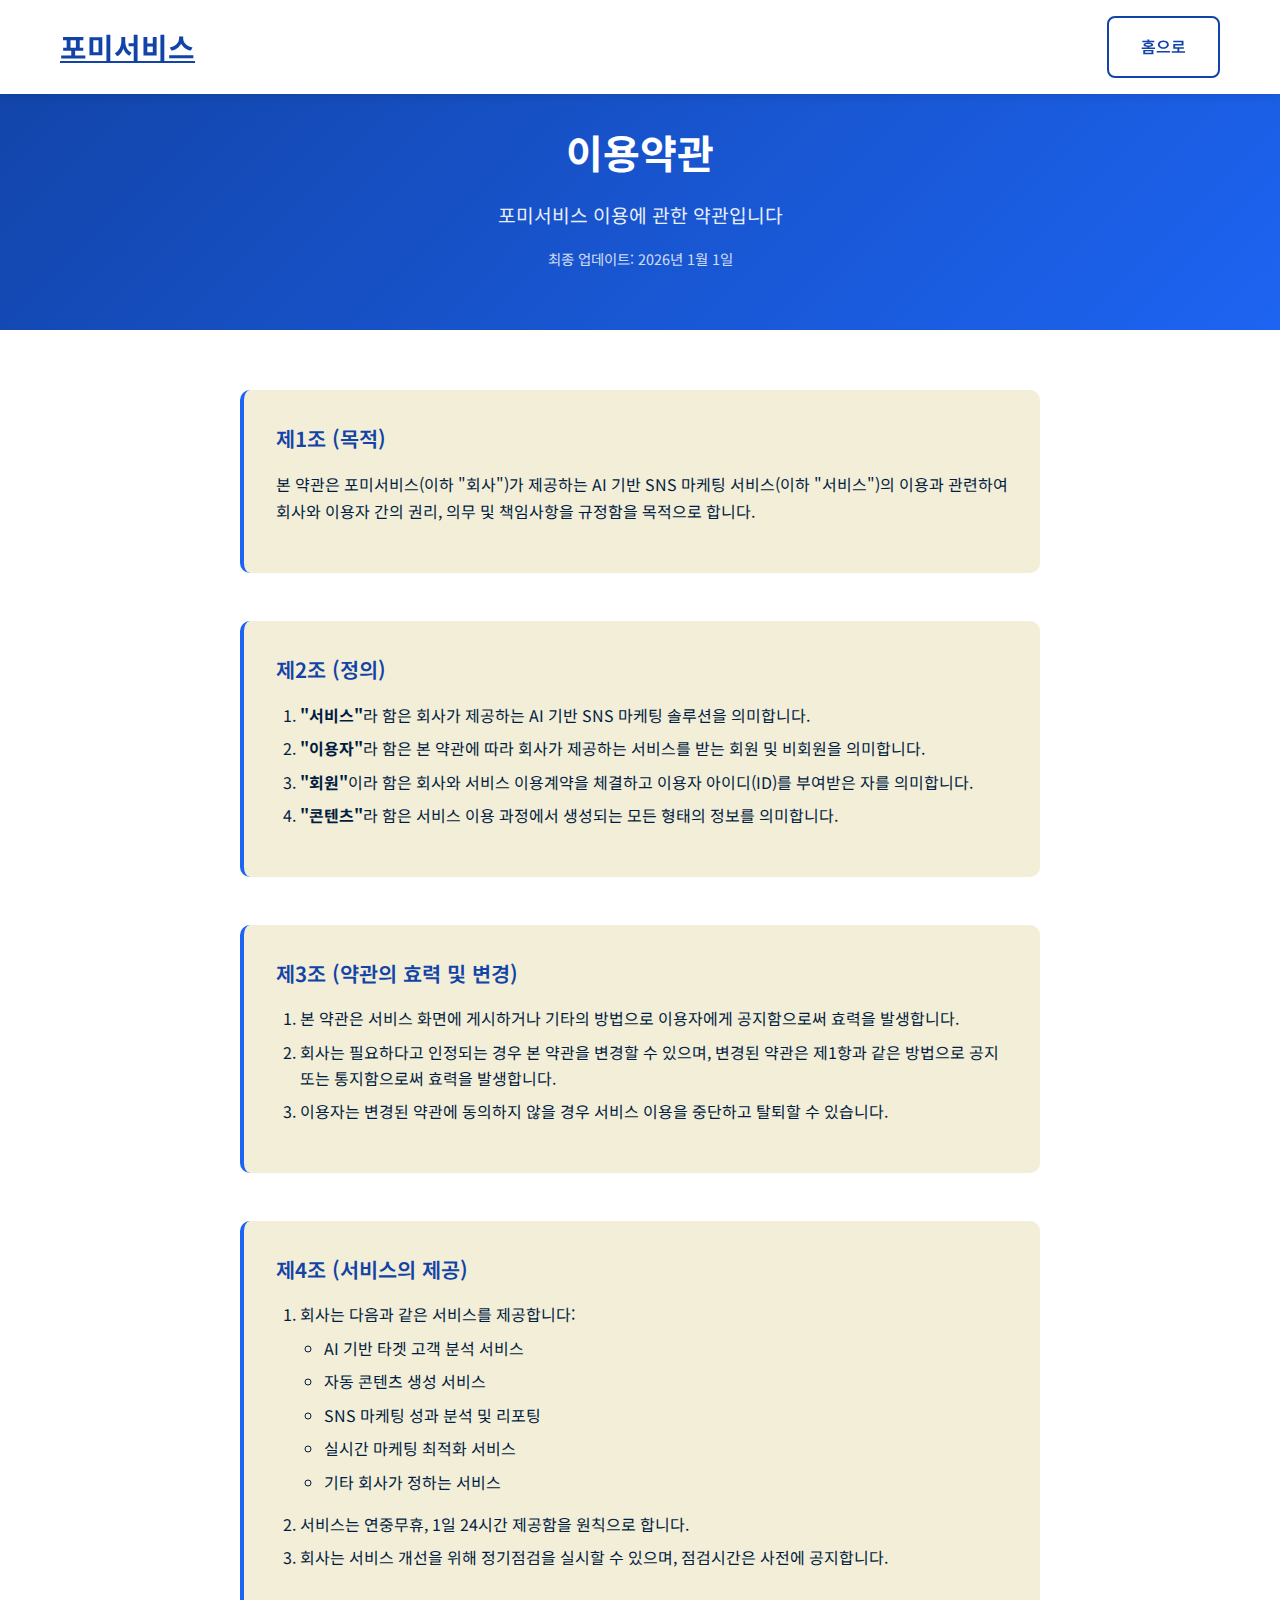
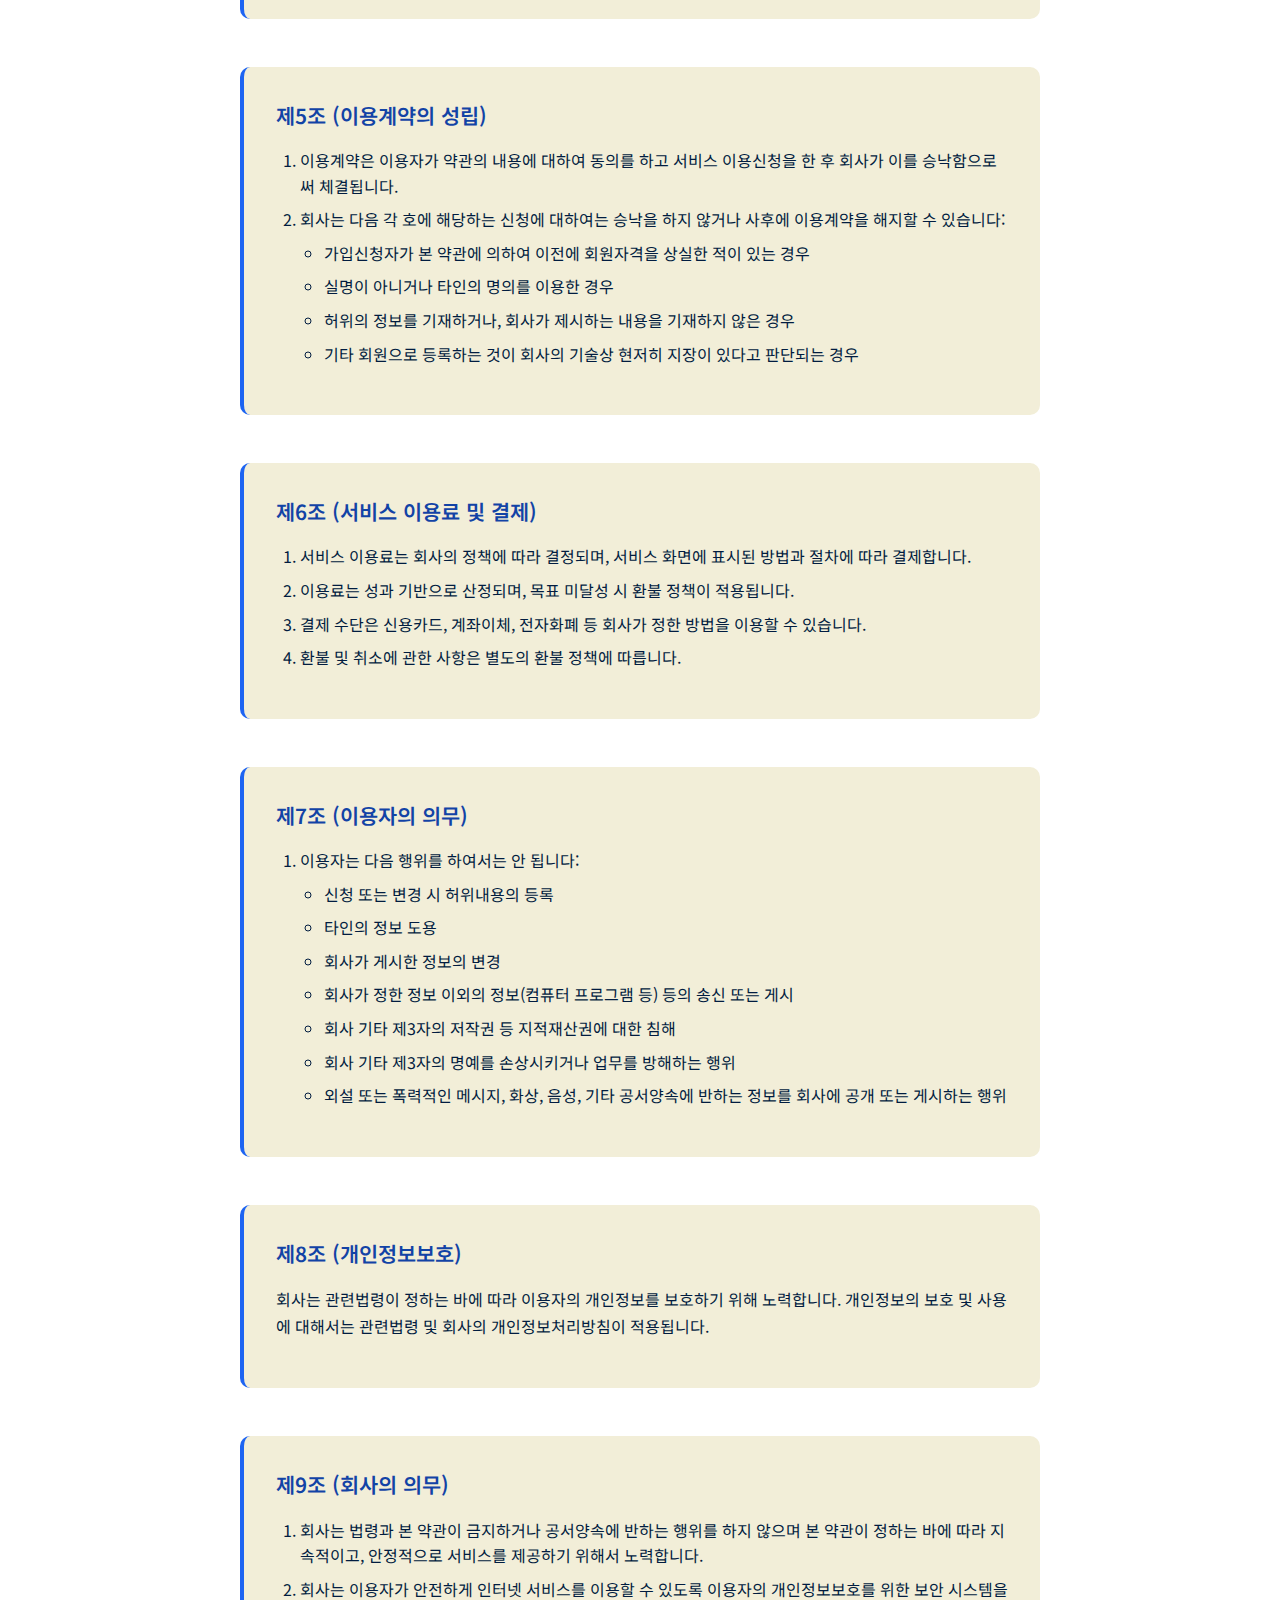
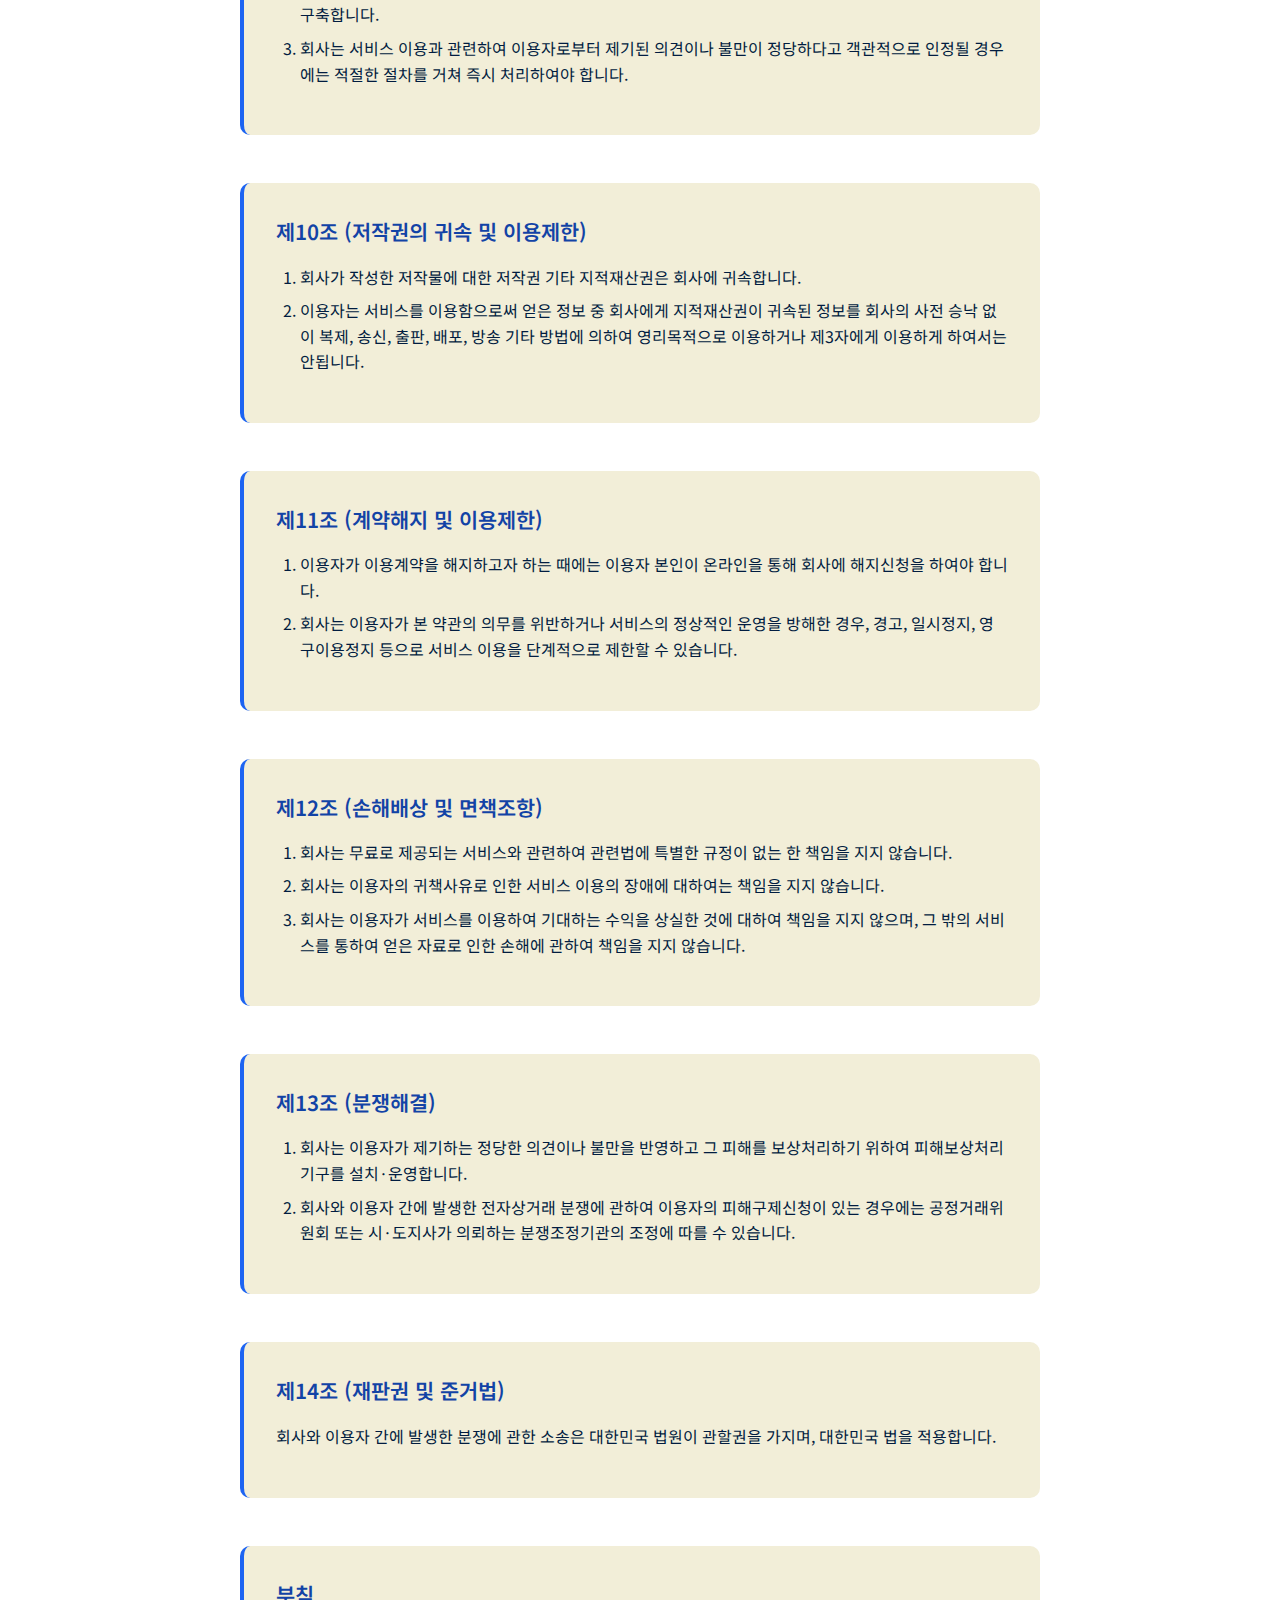
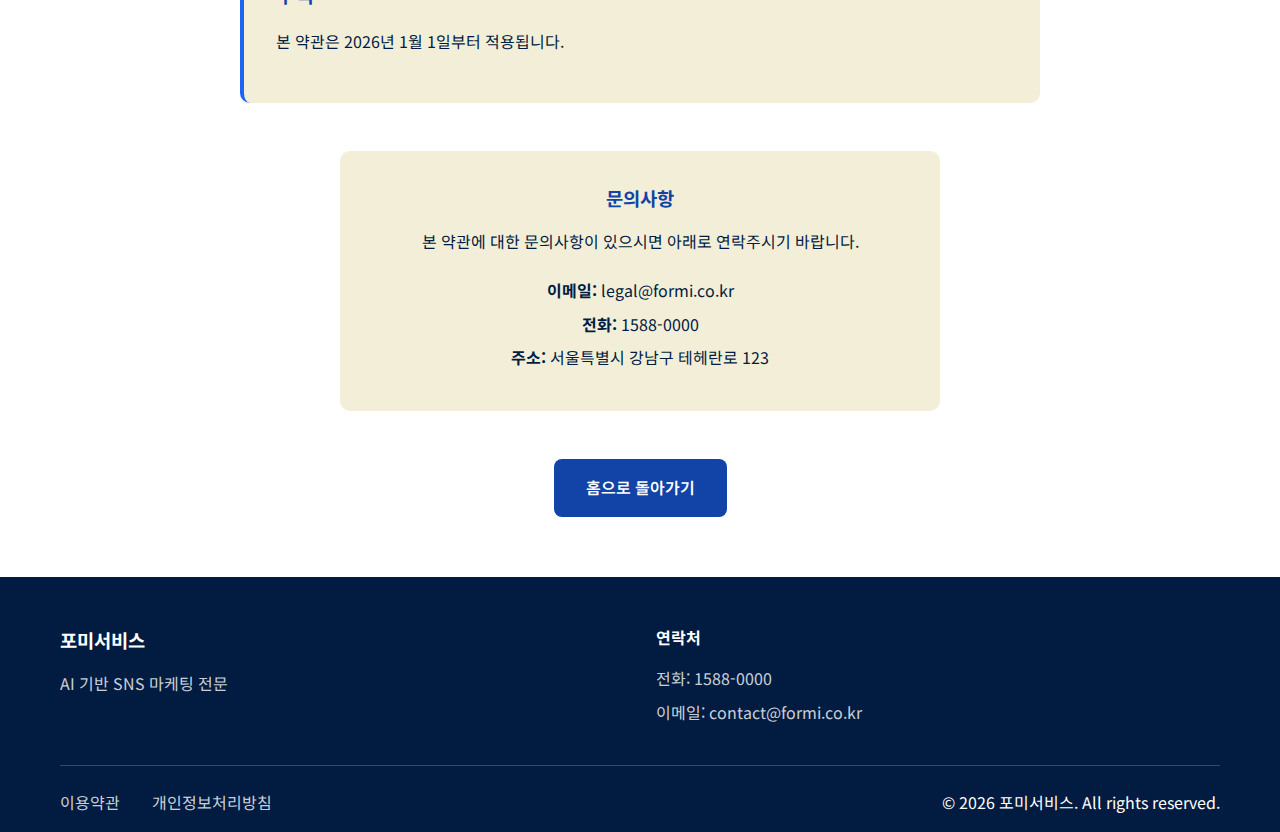
<file: terms.html>
<!DOCTYPE html>
<html lang="ko">
<head>
    <meta charset="UTF-8">
    <meta name="viewport" content="width=device-width, initial-scale=1.0">
    <title>이용약관 - 포미서비스</title>
    <meta name="description" content="포미서비스 이용약관 및 서비스 이용조건">
    <link rel="stylesheet" href="styles.css">
    <link rel="preconnect" href="https://fonts.googleapis.com">
    <link rel="preconnect" href="https://fonts.gstatic.com" crossorigin>
    <link href="https://fonts.googleapis.com/css2?family=Noto+Sans+KR:wght@300;400;500;700;900&display=swap" rel="stylesheet">
</head>
<body>
    <!-- 헤더 -->
    <header class="header">
        <nav class="nav">
            <div class="nav-container">
                <div class="nav-logo">
                    <a href="index.html" class="logo-text">포미서비스</a>
                </div>
                <div class="nav-actions">
                    <a href="index.html" class="btn btn-outline">홈으로</a>
                </div>
            </div>
        </nav>
    </header>

    <main>
        <!-- 페이지 헤더 -->
        <section class="page-header">
            <div class="container">
                <h1 class="page-title">이용약관</h1>
                <p class="page-subtitle">포미서비스 이용에 관한 약관입니다</p>
                <p class="last-updated">최종 업데이트: 2026년 1월 1일</p>
            </div>
        </section>

        <!-- 약관 내용 -->
        <section class="terms-content">
            <div class="container">
                <div class="terms-sections">
                    
                    <div class="terms-section">
                        <h2>제1조 (목적)</h2>
                        <p>본 약관은 포미서비스(이하 "회사")가 제공하는 AI 기반 SNS 마케팅 서비스(이하 "서비스")의 이용과 관련하여 회사와 이용자 간의 권리, 의무 및 책임사항을 규정함을 목적으로 합니다.</p>
                    </div>

                    <div class="terms-section">
                        <h2>제2조 (정의)</h2>
                        <div class="terms-list">
                            <ol>
                                <li><strong>"서비스"</strong>라 함은 회사가 제공하는 AI 기반 SNS 마케팅 솔루션을 의미합니다.</li>
                                <li><strong>"이용자"</strong>라 함은 본 약관에 따라 회사가 제공하는 서비스를 받는 회원 및 비회원을 의미합니다.</li>
                                <li><strong>"회원"</strong>이라 함은 회사와 서비스 이용계약을 체결하고 이용자 아이디(ID)를 부여받은 자를 의미합니다.</li>
                                <li><strong>"콘텐츠"</strong>라 함은 서비스 이용 과정에서 생성되는 모든 형태의 정보를 의미합니다.</li>
                            </ol>
                        </div>
                    </div>

                    <div class="terms-section">
                        <h2>제3조 (약관의 효력 및 변경)</h2>
                        <div class="terms-list">
                            <ol>
                                <li>본 약관은 서비스 화면에 게시하거나 기타의 방법으로 이용자에게 공지함으로써 효력을 발생합니다.</li>
                                <li>회사는 필요하다고 인정되는 경우 본 약관을 변경할 수 있으며, 변경된 약관은 제1항과 같은 방법으로 공지 또는 통지함으로써 효력을 발생합니다.</li>
                                <li>이용자는 변경된 약관에 동의하지 않을 경우 서비스 이용을 중단하고 탈퇴할 수 있습니다.</li>
                            </ol>
                        </div>
                    </div>

                    <div class="terms-section">
                        <h2>제4조 (서비스의 제공)</h2>
                        <div class="terms-list">
                            <ol>
                                <li>회사는 다음과 같은 서비스를 제공합니다:
                                    <ul>
                                        <li>AI 기반 타겟 고객 분석 서비스</li>
                                        <li>자동 콘텐츠 생성 서비스</li>
                                        <li>SNS 마케팅 성과 분석 및 리포팅</li>
                                        <li>실시간 마케팅 최적화 서비스</li>
                                        <li>기타 회사가 정하는 서비스</li>
                                    </ul>
                                </li>
                                <li>서비스는 연중무휴, 1일 24시간 제공함을 원칙으로 합니다.</li>
                                <li>회사는 서비스 개선을 위해 정기점검을 실시할 수 있으며, 점검시간은 사전에 공지합니다.</li>
                            </ol>
                        </div>
                    </div>

                    <div class="terms-section">
                        <h2>제5조 (이용계약의 성립)</h2>
                        <div class="terms-list">
                            <ol>
                                <li>이용계약은 이용자가 약관의 내용에 대하여 동의를 하고 서비스 이용신청을 한 후 회사가 이를 승낙함으로써 체결됩니다.</li>
                                <li>회사는 다음 각 호에 해당하는 신청에 대하여는 승낙을 하지 않거나 사후에 이용계약을 해지할 수 있습니다:
                                    <ul>
                                        <li>가입신청자가 본 약관에 의하여 이전에 회원자격을 상실한 적이 있는 경우</li>
                                        <li>실명이 아니거나 타인의 명의를 이용한 경우</li>
                                        <li>허위의 정보를 기재하거나, 회사가 제시하는 내용을 기재하지 않은 경우</li>
                                        <li>기타 회원으로 등록하는 것이 회사의 기술상 현저히 지장이 있다고 판단되는 경우</li>
                                    </ul>
                                </li>
                            </ol>
                        </div>
                    </div>

                    <div class="terms-section">
                        <h2>제6조 (서비스 이용료 및 결제)</h2>
                        <div class="terms-list">
                            <ol>
                                <li>서비스 이용료는 회사의 정책에 따라 결정되며, 서비스 화면에 표시된 방법과 절차에 따라 결제합니다.</li>
                                <li>이용료는 성과 기반으로 산정되며, 목표 미달성 시 환불 정책이 적용됩니다.</li>
                                <li>결제 수단은 신용카드, 계좌이체, 전자화폐 등 회사가 정한 방법을 이용할 수 있습니다.</li>
                                <li>환불 및 취소에 관한 사항은 별도의 환불 정책에 따릅니다.</li>
                            </ol>
                        </div>
                    </div>

                    <div class="terms-section">
                        <h2>제7조 (이용자의 의무)</h2>
                        <div class="terms-list">
                            <ol>
                                <li>이용자는 다음 행위를 하여서는 안 됩니다:
                                    <ul>
                                        <li>신청 또는 변경 시 허위내용의 등록</li>
                                        <li>타인의 정보 도용</li>
                                        <li>회사가 게시한 정보의 변경</li>
                                        <li>회사가 정한 정보 이외의 정보(컴퓨터 프로그램 등) 등의 송신 또는 게시</li>
                                        <li>회사 기타 제3자의 저작권 등 지적재산권에 대한 침해</li>
                                        <li>회사 기타 제3자의 명예를 손상시키거나 업무를 방해하는 행위</li>
                                        <li>외설 또는 폭력적인 메시지, 화상, 음성, 기타 공서양속에 반하는 정보를 회사에 공개 또는 게시하는 행위</li>
                                    </ul>
                                </li>
                            </ol>
                        </div>
                    </div>

                    <div class="terms-section">
                        <h2>제8조 (개인정보보호)</h2>
                        <p>회사는 관련법령이 정하는 바에 따라 이용자의 개인정보를 보호하기 위해 노력합니다. 개인정보의 보호 및 사용에 대해서는 관련법령 및 회사의 개인정보처리방침이 적용됩니다.</p>
                    </div>

                    <div class="terms-section">
                        <h2>제9조 (회사의 의무)</h2>
                        <div class="terms-list">
                            <ol>
                                <li>회사는 법령과 본 약관이 금지하거나 공서양속에 반하는 행위를 하지 않으며 본 약관이 정하는 바에 따라 지속적이고, 안정적으로 서비스를 제공하기 위해서 노력합니다.</li>
                                <li>회사는 이용자가 안전하게 인터넷 서비스를 이용할 수 있도록 이용자의 개인정보보호를 위한 보안 시스템을 구축합니다.</li>
                                <li>회사는 서비스 이용과 관련하여 이용자로부터 제기된 의견이나 불만이 정당하다고 객관적으로 인정될 경우에는 적절한 절차를 거쳐 즉시 처리하여야 합니다.</li>
                            </ol>
                        </div>
                    </div>

                    <div class="terms-section">
                        <h2>제10조 (저작권의 귀속 및 이용제한)</h2>
                        <div class="terms-list">
                            <ol>
                                <li>회사가 작성한 저작물에 대한 저작권 기타 지적재산권은 회사에 귀속합니다.</li>
                                <li>이용자는 서비스를 이용함으로써 얻은 정보 중 회사에게 지적재산권이 귀속된 정보를 회사의 사전 승낙 없이 복제, 송신, 출판, 배포, 방송 기타 방법에 의하여 영리목적으로 이용하거나 제3자에게 이용하게 하여서는 안됩니다.</li>
                            </ol>
                        </div>
                    </div>

                    <div class="terms-section">
                        <h2>제11조 (계약해지 및 이용제한)</h2>
                        <div class="terms-list">
                            <ol>
                                <li>이용자가 이용계약을 해지하고자 하는 때에는 이용자 본인이 온라인을 통해 회사에 해지신청을 하여야 합니다.</li>
                                <li>회사는 이용자가 본 약관의 의무를 위반하거나 서비스의 정상적인 운영을 방해한 경우, 경고, 일시정지, 영구이용정지 등으로 서비스 이용을 단계적으로 제한할 수 있습니다.</li>
                            </ol>
                        </div>
                    </div>

                    <div class="terms-section">
                        <h2>제12조 (손해배상 및 면책조항)</h2>
                        <div class="terms-list">
                            <ol>
                                <li>회사는 무료로 제공되는 서비스와 관련하여 관련법에 특별한 규정이 없는 한 책임을 지지 않습니다.</li>
                                <li>회사는 이용자의 귀책사유로 인한 서비스 이용의 장애에 대하여는 책임을 지지 않습니다.</li>
                                <li>회사는 이용자가 서비스를 이용하여 기대하는 수익을 상실한 것에 대하여 책임을 지지 않으며, 그 밖의 서비스를 통하여 얻은 자료로 인한 손해에 관하여 책임을 지지 않습니다.</li>
                            </ol>
                        </div>
                    </div>

                    <div class="terms-section">
                        <h2>제13조 (분쟁해결)</h2>
                        <div class="terms-list">
                            <ol>
                                <li>회사는 이용자가 제기하는 정당한 의견이나 불만을 반영하고 그 피해를 보상처리하기 위하여 피해보상처리기구를 설치·운영합니다.</li>
                                <li>회사와 이용자 간에 발생한 전자상거래 분쟁에 관하여 이용자의 피해구제신청이 있는 경우에는 공정거래위원회 또는 시·도지사가 의뢰하는 분쟁조정기관의 조정에 따를 수 있습니다.</li>
                            </ol>
                        </div>
                    </div>

                    <div class="terms-section">
                        <h2>제14조 (재판권 및 준거법)</h2>
                        <p>회사와 이용자 간에 발생한 분쟁에 관한 소송은 대한민국 법원이 관할권을 가지며, 대한민국 법을 적용합니다.</p>
                    </div>

                    <div class="terms-section">
                        <h2>부칙</h2>
                        <p>본 약관은 2026년 1월 1일부터 적용됩니다.</p>
                    </div>

                </div>

                <!-- 연락처 정보 -->
                <div class="contact-info">
                    <h3>문의사항</h3>
                    <p>본 약관에 대한 문의사항이 있으시면 아래로 연락주시기 바랍니다.</p>
                    <div class="contact-details">
                        <p><strong>이메일:</strong> legal@formi.co.kr</p>
                        <p><strong>전화:</strong> 1588-0000</p>
                        <p><strong>주소:</strong> 서울특별시 강남구 테헤란로 123</p>
                    </div>
                </div>

                <!-- 홈으로 돌아가기 버튼 -->
                <div class="back-to-home">
                    <a href="index.html" class="btn btn-primary">홈으로 돌아가기</a>
                </div>
            </div>
        </section>
    </main>

    <!-- Footer -->
    <footer class="footer">
        <div class="container">
            <div class="footer-content">
                <div class="footer-section">
                    <h3>포미서비스</h3>
                    <p>AI 기반 SNS 마케팅 전문</p>
                </div>
                <div class="footer-section">
                    <h4>연락처</h4>
                    <p>전화: 1588-0000</p>
                    <p>이메일: contact@formi.co.kr</p>
                </div>
            </div>
            <div class="footer-bottom">
                <div class="footer-links">
                    <a href="terms.html">이용약관</a>
                    <a href="privacy.html">개인정보처리방침</a>
                </div>
                <p>&copy; 2026 포미서비스. All rights reserved.</p>
            </div>
        </div>
    </footer>

    <style>
        /* 약관 페이지 전용 스타일 */
        .page-header {
            background: linear-gradient(135deg, var(--primary-dark) 0%, var(--primary) 100%);
            color: var(--white);
            padding: 120px 0 60px;
            text-align: center;
        }

        .page-title {
            font-size: 2.5rem;
            font-weight: 700;
            margin-bottom: 1rem;
        }

        .page-subtitle {
            font-size: 1.2rem;
            margin-bottom: 1rem;
            opacity: 0.9;
        }

        .last-updated {
            font-size: 0.9rem;
            opacity: 0.8;
        }

        .terms-content {
            padding: 60px 0;
            background-color: var(--white);
        }

        .terms-sections {
            max-width: 800px;
            margin: 0 auto;
        }

        .terms-section {
            margin-bottom: 3rem;
            padding: 2rem;
            background-color: var(--light);
            border-radius: 10px;
            border-left: 4px solid var(--primary);
        }

        .terms-section h2 {
            color: var(--primary-dark);
            font-size: 1.3rem;
            font-weight: 600;
            margin-bottom: 1rem;
        }

        .terms-section p {
            line-height: 1.7;
            color: var(--dark);
            margin-bottom: 1rem;
        }

        .terms-list ol,
        .terms-list ul {
            padding-left: 1.5rem;
            margin-bottom: 1rem;
        }

        .terms-list li {
            margin-bottom: 0.5rem;
            line-height: 1.6;
            color: var(--dark);
        }

        .terms-list ul {
            margin-top: 0.5rem;
        }

        .contact-info {
            background-color: var(--light);
            padding: 2rem;
            border-radius: 10px;
            margin: 3rem auto;
            max-width: 600px;
            text-align: center;
        }

        .contact-info h3 {
            color: var(--primary-dark);
            margin-bottom: 1rem;
        }

        .contact-details {
            margin-top: 1.5rem;
        }

        .contact-details p {
            margin-bottom: 0.5rem;
        }

        .back-to-home {
            text-align: center;
            margin-top: 3rem;
        }

        .nav-actions a {
            color: var(--primary-dark);
            text-decoration: none;
        }

        @media (max-width: 768px) {
            .page-header {
                padding: 100px 0 40px;
            }

            .page-title {
                font-size: 2rem;
            }

            .terms-section {
                padding: 1.5rem;
                margin-bottom: 2rem;
            }

            .contact-info {
                padding: 1.5rem;
            }
        }
    </style>
</body>
</html>
</file>
<file: styles.css>
/* CSS 변수 - 색상 팔레트 (UMAUMA Icons 테마) */
:root {
    --primary-dark: #1243A6;    /* 진한 파랑 - 주요 버튼, 헤더 */
    --primary: #1D64F2;         /* 밝은 파랑 - 링크, 하이라이트 */
    --dark: #011C40;            /* 네이비 - 텍스트, 배경 */
    --light: #F2EED8;           /* 크림 - 배경, 카드 */
    --accent: #F24822;          /* 오렌지레드 - CTA, 강조 */
    --white: #ffffff;
    --gray-light: #f8f9fa;
    --gray: #6c757d;
    --shadow: rgba(0, 0, 0, 0.1);
    --shadow-hover: rgba(0, 0, 0, 0.2);
}

/* 기본 리셋 */
* {
    margin: 0;
    padding: 0;
    box-sizing: border-box;
}

html {
    scroll-behavior: smooth;
}

body {
    font-family: 'Noto Sans KR', -apple-system, BlinkMacSystemFont, system-ui, sans-serif;
    line-height: 1.6;
    color: var(--dark);
    background-color: var(--light);
    font-weight: 400;
}

/* 컨테이너 */
.container {
    max-width: 1200px;
    margin: 0 auto;
    padding: 0 20px;
}

/* 헤더 */
.header {
    background-color: var(--white);
    box-shadow: 0 2px 10px var(--shadow);
    position: fixed;
    top: 0;
    width: 100%;
    z-index: 1000;
    transition: all 0.3s ease;
}

.nav-container {
    display: flex;
    align-items: center;
    justify-content: space-between;
    padding: 1rem 20px;
    max-width: 1200px;
    margin: 0 auto;
}

.logo-text {
    font-size: 1.8rem;
    font-weight: 700;
    color: var(--primary-dark);
}

.nav-menu {
    display: flex;
    list-style: none;
    gap: 2rem;
    align-items: center;
}

.nav-menu a {
    text-decoration: none;
    color: var(--dark);
    font-weight: 500;
    transition: color 0.3s ease;
    position: relative;
}

.nav-menu a:hover {
    color: var(--primary);
}

.nav-menu a::after {
    content: '';
    position: absolute;
    width: 0;
    height: 2px;
    bottom: -5px;
    left: 0;
    background-color: var(--primary);
    transition: width 0.3s ease;
}

.nav-menu a:hover::after {
    width: 100%;
}

.nav-cta-btn {
    background-color: var(--primary-dark);
    color: var(--white);
    border: none;
    padding: 0.7rem 1.5rem;
    border-radius: 25px;
    font-weight: 500;
    cursor: pointer;
    transition: all 0.3s ease;
}

.nav-cta-btn:hover {
    background-color: var(--primary);
    transform: translateY(-2px);
}

.mobile-menu-toggle {
    display: none;
    background: none;
    border: none;
    font-size: 1.5rem;
    cursor: pointer;
    color: var(--dark);
}

/* 공통 버튼 스타일 */
.btn {
    padding: 1rem 2rem;
    border: none;
    border-radius: 8px;
    font-weight: 600;
    cursor: pointer;
    transition: all 0.3s ease;
    text-decoration: none;
    display: inline-block;
    text-align: center;
    font-size: 1rem;
}

.btn-primary {
    background-color: var(--primary-dark);
    color: var(--white);
}

.btn-primary:hover {
    background-color: var(--primary);
    transform: translateY(-2px);
    box-shadow: 0 4px 15px var(--shadow-hover);
}

.btn-outline {
    background-color: transparent;
    color: var(--primary-dark);
    border: 2px solid var(--primary-dark);
}

.btn-outline:hover {
    background-color: var(--primary-dark);
    color: var(--white);
    transform: translateY(-2px);
}

.btn-cta {
    background-color: var(--accent);
    color: var(--white);
    font-size: 1.2rem;
    padding: 1.2rem 3rem;
}

.btn-cta:hover {
    background-color: #d63e1f;
    transform: translateY(-3px);
    box-shadow: 0 6px 20px var(--shadow-hover);
}

/* 섹션 공통 스타일 */
section {
    padding: 80px 0;
}

.section-title {
    font-size: 2.5rem;
    font-weight: 700;
    text-align: center;
    margin-bottom: 3rem;
    color: var(--dark);
    line-height: 1.2;
}

.highlight {
    color: var(--primary);
}

/* 히어로 섹션 */
.hero {
    background: linear-gradient(135deg, var(--light) 0%, var(--white) 100%);
    padding: 120px 0 80px;
    min-height: 100vh;
    display: flex;
    align-items: center;
}

.hero .container {
    display: flex;
    justify-content: center;
    align-items: center;
    text-align: center;
}

.hero-content-center {
    max-width: 800px;
    margin: 0 auto;
}

.hero-title {
    font-size: 3.5rem;
    font-weight: 900;
    line-height: 1.2;
    margin-bottom: 1.5rem;
    color: var(--dark);
}

.hero-subtitle {
    font-size: 1.3rem;
    color: var(--gray);
    margin-bottom: 2.5rem;
    line-height: 1.5;
}

.hero-cta {
    display: flex;
    justify-content: center;
    gap: 1rem;
    flex-wrap: wrap;
}



/* 애니메이션 */
.fade-in {
    opacity: 0;
    transform: translateY(30px);
    animation: fadeInUp 1s ease forwards;
}

.fade-in-delay {
    opacity: 0;
    transform: translateY(30px);
    animation: fadeInUp 1s ease 0.3s forwards;
}

.fade-in-delay-2 {
    opacity: 0;
    transform: translateY(30px);
    animation: fadeInUp 1s ease 0.6s forwards;
}

@keyframes fadeInUp {
    to {
        opacity: 1;
        transform: translateY(0);
    }
}

/* 서비스 소개 섹션 */
.service-intro {
    background-color: var(--white);
}

.service-cards {
    display: grid;
    grid-template-columns: repeat(auto-fit, minmax(300px, 1fr));
    gap: 2rem;
    margin-top: 3rem;
}

.service-card {
    background-color: var(--light);
    padding: 2.5rem;
    border-radius: 15px;
    text-align: center;
    transition: all 0.3s ease;
    border: 2px solid transparent;
    position: relative;
    overflow: hidden;
}

.service-card::before {
    content: '';
    position: absolute;
    top: 0;
    left: -100%;
    width: 100%;
    height: 100%;
    background: linear-gradient(90deg, transparent, rgba(29, 100, 242, 0.1), transparent);
    transition: left 0.5s ease;
}

.service-card:hover::before {
    left: 100%;
}

.service-card:hover {
    transform: translateY(-10px);
    box-shadow: 0 15px 30px var(--shadow-hover);
    border-color: var(--primary);
}

.card-icon {
    font-size: 3rem;
    margin-bottom: 1.5rem;
}

.service-card h3 {
    font-size: 1.5rem;
    font-weight: 700;
    color: var(--primary-dark);
    margin-bottom: 1rem;
}

.service-card p {
    color: var(--dark);
    line-height: 1.6;
}

/* 핵심 기능 섹션 */
.features {
    background-color: var(--dark);
    color: var(--white);
}

.features .section-title {
    color: var(--white);
}

.features-grid {
    display: grid;
    grid-template-columns: repeat(auto-fit, minmax(250px, 1fr));
    gap: 2rem;
    margin-top: 3rem;
}

.feature-item {
    background-color: rgba(255, 255, 255, 0.1);
    padding: 2rem;
    border-radius: 10px;
    text-align: center;
    transition: all 0.3s ease;
    backdrop-filter: blur(10px);
}

.feature-item:hover {
    background-color: rgba(255, 255, 255, 0.15);
    transform: translateY(-5px);
}

.feature-icon {
    font-size: 2.5rem;
    margin-bottom: 1rem;
}

.feature-item h3 {
    font-size: 1.3rem;
    font-weight: 600;
    margin-bottom: 1rem;
    color: var(--white);
}

.feature-item p {
    color: rgba(255, 255, 255, 0.9);
    line-height: 1.5;
}

/* 가격 정책 섹션 */
.pricing {
    background-color: var(--white);
}

.pricing-comparison {
    display: grid;
    grid-template-columns: repeat(auto-fit, minmax(300px, 1fr));
    gap: 2rem;
    margin-top: 3rem;
}

.pricing-card {
    background-color: var(--light);
    padding: 2.5rem;
    border-radius: 15px;
    position: relative;
    transition: all 0.3s ease;
    border: 2px solid transparent;
}

.pricing-card.recommended {
    border-color: var(--primary);
    background-color: var(--white);
    transform: scale(1.05);
}

.pricing-card.recommended::before {
    content: '';
    position: absolute;
    top: 0;
    left: 0;
    right: 0;
    height: 4px;
    background: linear-gradient(90deg, var(--primary), var(--primary-dark));
}

.recommended-badge {
    position: absolute;
    top: -10px;
    right: 20px;
    background-color: var(--accent);
    color: var(--white);
    padding: 0.5rem 1rem;
    border-radius: 15px;
    font-size: 0.9rem;
    font-weight: 600;
}

.pricing-card h3 {
    font-size: 1.5rem;
    font-weight: 700;
    text-align: center;
    margin-bottom: 2rem;
    color: var(--dark);
}

.pricing-item {
    display: flex;
    justify-content: space-between;
    align-items: center;
    padding: 1rem 0;
    border-bottom: 1px solid rgba(1, 28, 64, 0.1);
}

.pricing-item:last-child {
    border-bottom: none;
}

.pricing-item .label {
    font-weight: 500;
    color: var(--dark);
}

.pricing-item .value {
    font-weight: 600;
    color: var(--gray);
}

.pricing-item .value.highlight {
    color: var(--primary);
    font-weight: 700;
}

.pricing-guarantee {
    text-align: center;
    font-size: 1.2rem;
    font-weight: 600;
    color: var(--accent);
    margin-top: 2rem;
}

/* 프로세스 섹션 */
.process {
    background-color: var(--light);
}

.process-steps {
    display: grid;
    grid-template-columns: repeat(auto-fit, minmax(250px, 1fr));
    gap: 2rem;
    margin-top: 3rem;
}

.process-step {
    background-color: var(--white);
    padding: 2rem;
    border-radius: 15px;
    text-align: center;
    position: relative;
    transition: all 0.3s ease;
}

.process-step:hover {
    transform: translateY(-5px);
    box-shadow: 0 10px 25px var(--shadow-hover);
}

.step-number {
    width: 60px;
    height: 60px;
    background: linear-gradient(135deg, var(--primary), var(--primary-dark));
    color: var(--white);
    border-radius: 50%;
    display: flex;
    align-items: center;
    justify-content: center;
    font-size: 1.5rem;
    font-weight: 700;
    margin: 0 auto 1.5rem;
}

.process-step h3 {
    font-size: 1.3rem;
    font-weight: 600;
    color: var(--dark);
    margin-bottom: 1rem;
}

.process-step p {
    color: var(--gray);
    line-height: 1.5;
}

/* 고객 후기 섹션 */
.testimonials {
    background-color: var(--white);
}

.testimonial-card {
    max-width: 800px;
    margin: 0 auto;
    background-color: var(--light);
    padding: 3rem;
    border-radius: 20px;
    text-align: center;
    position: relative;
}

.testimonial-card::before {
    content: '"';
    font-size: 4rem;
    color: var(--primary);
    position: absolute;
    top: 1rem;
    left: 2rem;
    font-family: serif;
}

.testimonial-text {
    font-size: 1.3rem;
    line-height: 1.6;
    color: var(--dark);
    margin-bottom: 2rem;
    font-style: italic;
}

.testimonial-author {
    border-top: 1px solid rgba(1, 28, 64, 0.2);
    padding-top: 1.5rem;
}

.author-info {
    font-weight: 600;
    color: var(--primary-dark);
}

/* 최종 CTA 섹션 */
.final-cta {
    background: linear-gradient(135deg, var(--dark) 0%, var(--primary-dark) 100%);
    color: var(--white);
    text-align: center;
}

.cta-title {
    font-size: 2.8rem;
    font-weight: 700;
    margin-bottom: 1.5rem;
    color: var(--white);
}

.cta-subtitle {
    font-size: 1.2rem;
    margin-bottom: 2.5rem;
    color: rgba(255, 255, 255, 0.9);
}

.final-cta .highlight {
    color: var(--accent);
}

/* Footer */
.footer {
    background-color: var(--dark);
    color: var(--white);
    padding: 3rem 0 1rem;
}

.footer-content {
    display: grid;
    grid-template-columns: repeat(auto-fit, minmax(250px, 1fr));
    gap: 2rem;
    margin-bottom: 2rem;
}

.footer-section h3,
.footer-section h4 {
    margin-bottom: 1rem;
    color: var(--white);
}

.footer-section p {
    color: rgba(255, 255, 255, 0.8);
    margin-bottom: 0.5rem;
}

.footer-section ul {
    list-style: none;
}

.footer-section ul li {
    margin-bottom: 0.5rem;
}

.footer-section ul li a {
    color: rgba(255, 255, 255, 0.8);
    text-decoration: none;
    transition: color 0.3s ease;
}

.footer-section ul li a:hover {
    color: var(--primary);
}

.footer-bottom {
    border-top: 1px solid rgba(255, 255, 255, 0.2);
    padding-top: 1.5rem;
    display: flex;
    justify-content: space-between;
    align-items: center;
    flex-wrap: wrap;
    gap: 1rem;
}

.footer-links {
    display: flex;
    gap: 2rem;
}

.footer-links a {
    color: rgba(255, 255, 255, 0.8);
    text-decoration: none;
    transition: color 0.3s ease;
}

.footer-links a:hover {
    color: var(--primary);
}

/* 반응형 디자인 */
@media (max-width: 1024px) {
    .hero-title {
        font-size: 3rem;
    }

    .hero-content-center {
        max-width: 90%;
    }
}

@media (max-width: 768px) {
    .nav-menu {
        display: none;
    }
    
    .mobile-menu-toggle {
        display: block;
    }
    
    .nav-cta-btn {
        display: none;
    }
    
    .container {
        padding: 0 15px;
    }
    
    .section-title {
        font-size: 2rem;
    }
    
    .hero {
        padding: 100px 0 60px;
        min-height: auto;
    }
    
    .hero-title {
        font-size: 2.2rem;
    }
    
    .hero-subtitle {
        font-size: 1.1rem;
    }
    
    .hero-cta {
        flex-direction: column;
        align-items: center;
    }

    .hero-content-center {
        max-width: 95%;
    }
    
    .service-cards,
    .features-grid,
    .pricing-comparison,
    .process-steps {
        grid-template-columns: 1fr;
        gap: 1.5rem;
    }
    
    .pricing-card.recommended {
        transform: none;
    }
    
    .cta-title {
        font-size: 2rem;
    }
    
    .footer-bottom {
        flex-direction: column;
        text-align: center;
    }
    
    .footer-links {
        justify-content: center;
    }
}

@media (max-width: 480px) {
    .hero-title {
        font-size: 1.8rem;
    }
    
    .section-title {
        font-size: 1.5rem;
    }
    
    .service-card,
    .feature-item,
    .pricing-card,
    .process-step {
        padding: 1.5rem;
    }
    
    .testimonial-card {
        padding: 2rem;
    }
    
    .testimonial-text {
        font-size: 1.1rem;
    }
}

/* 스크롤 애니메이션을 위한 클래스 */
.animate-on-scroll {
    opacity: 0;
    transform: translateY(30px);
    transition: all 0.6s ease;
}

.animate-on-scroll.animated {
    opacity: 1;
    transform: translateY(0);
}
</file>
